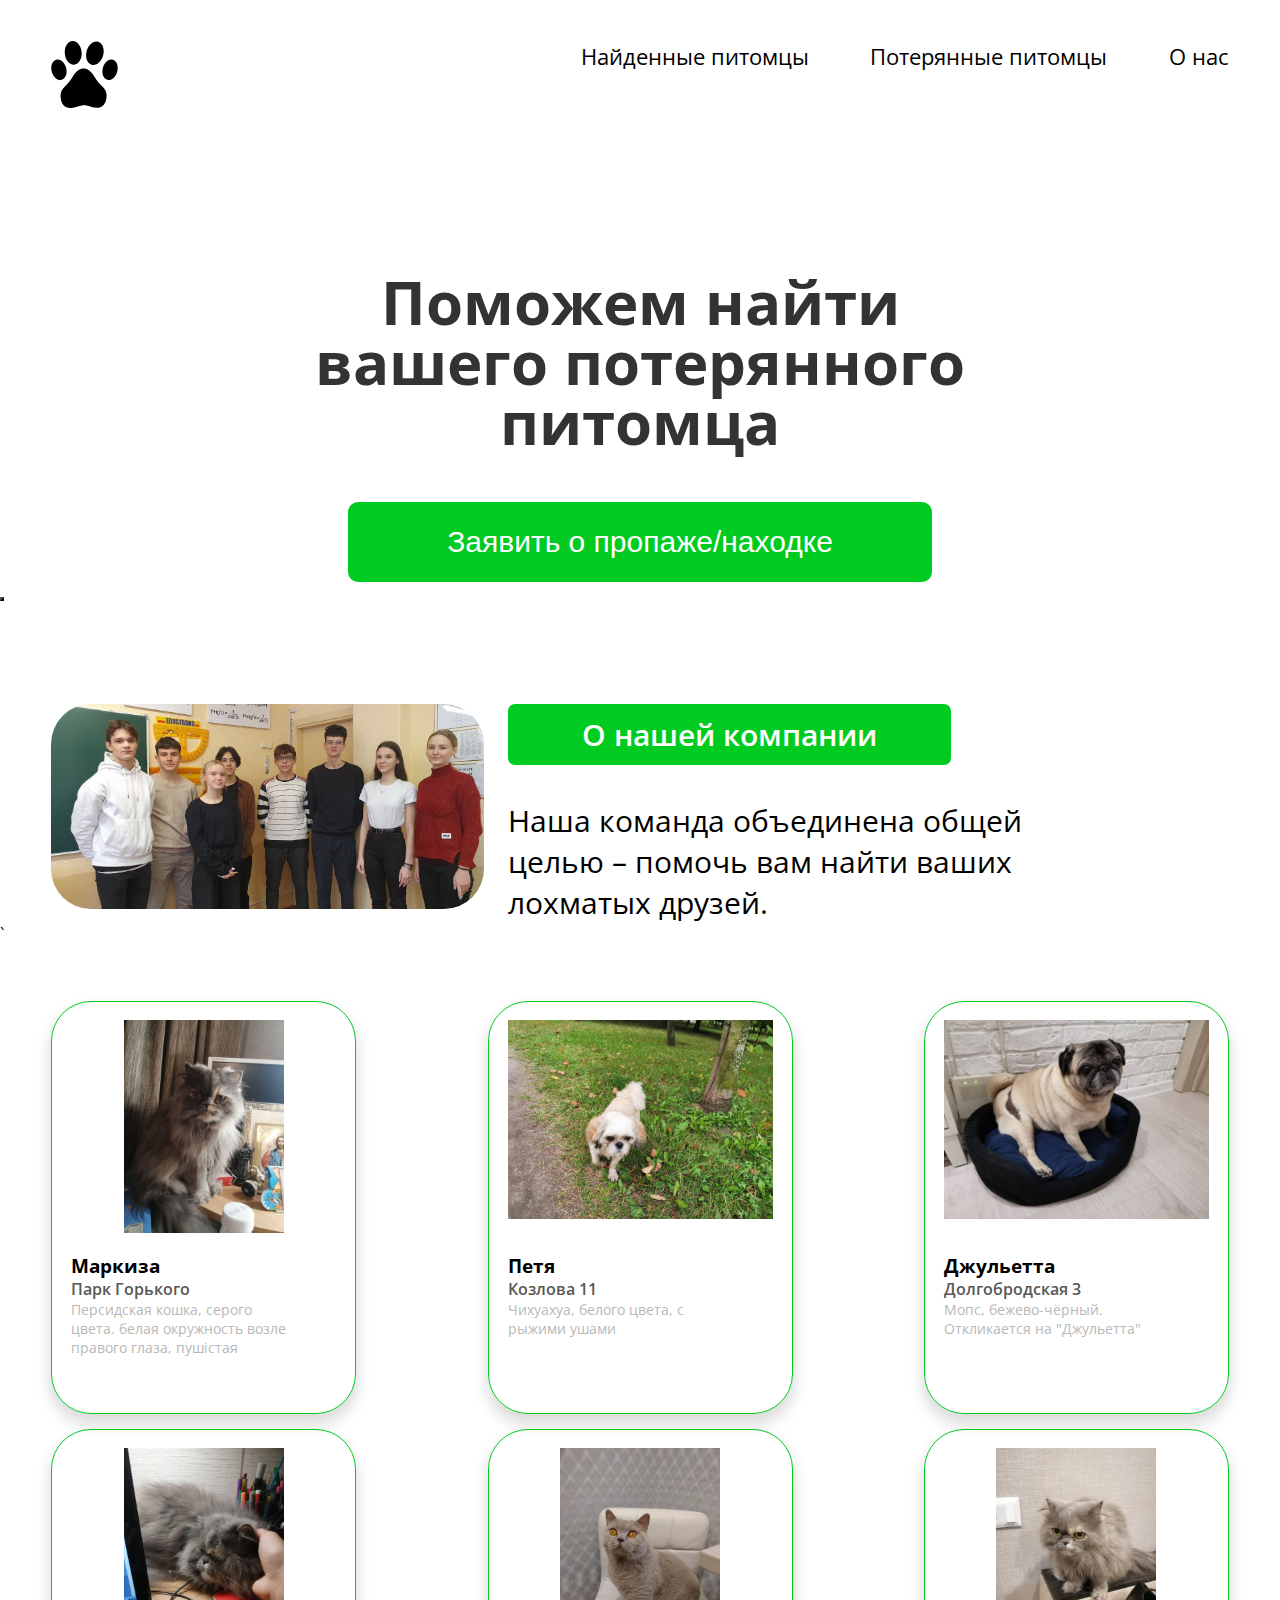
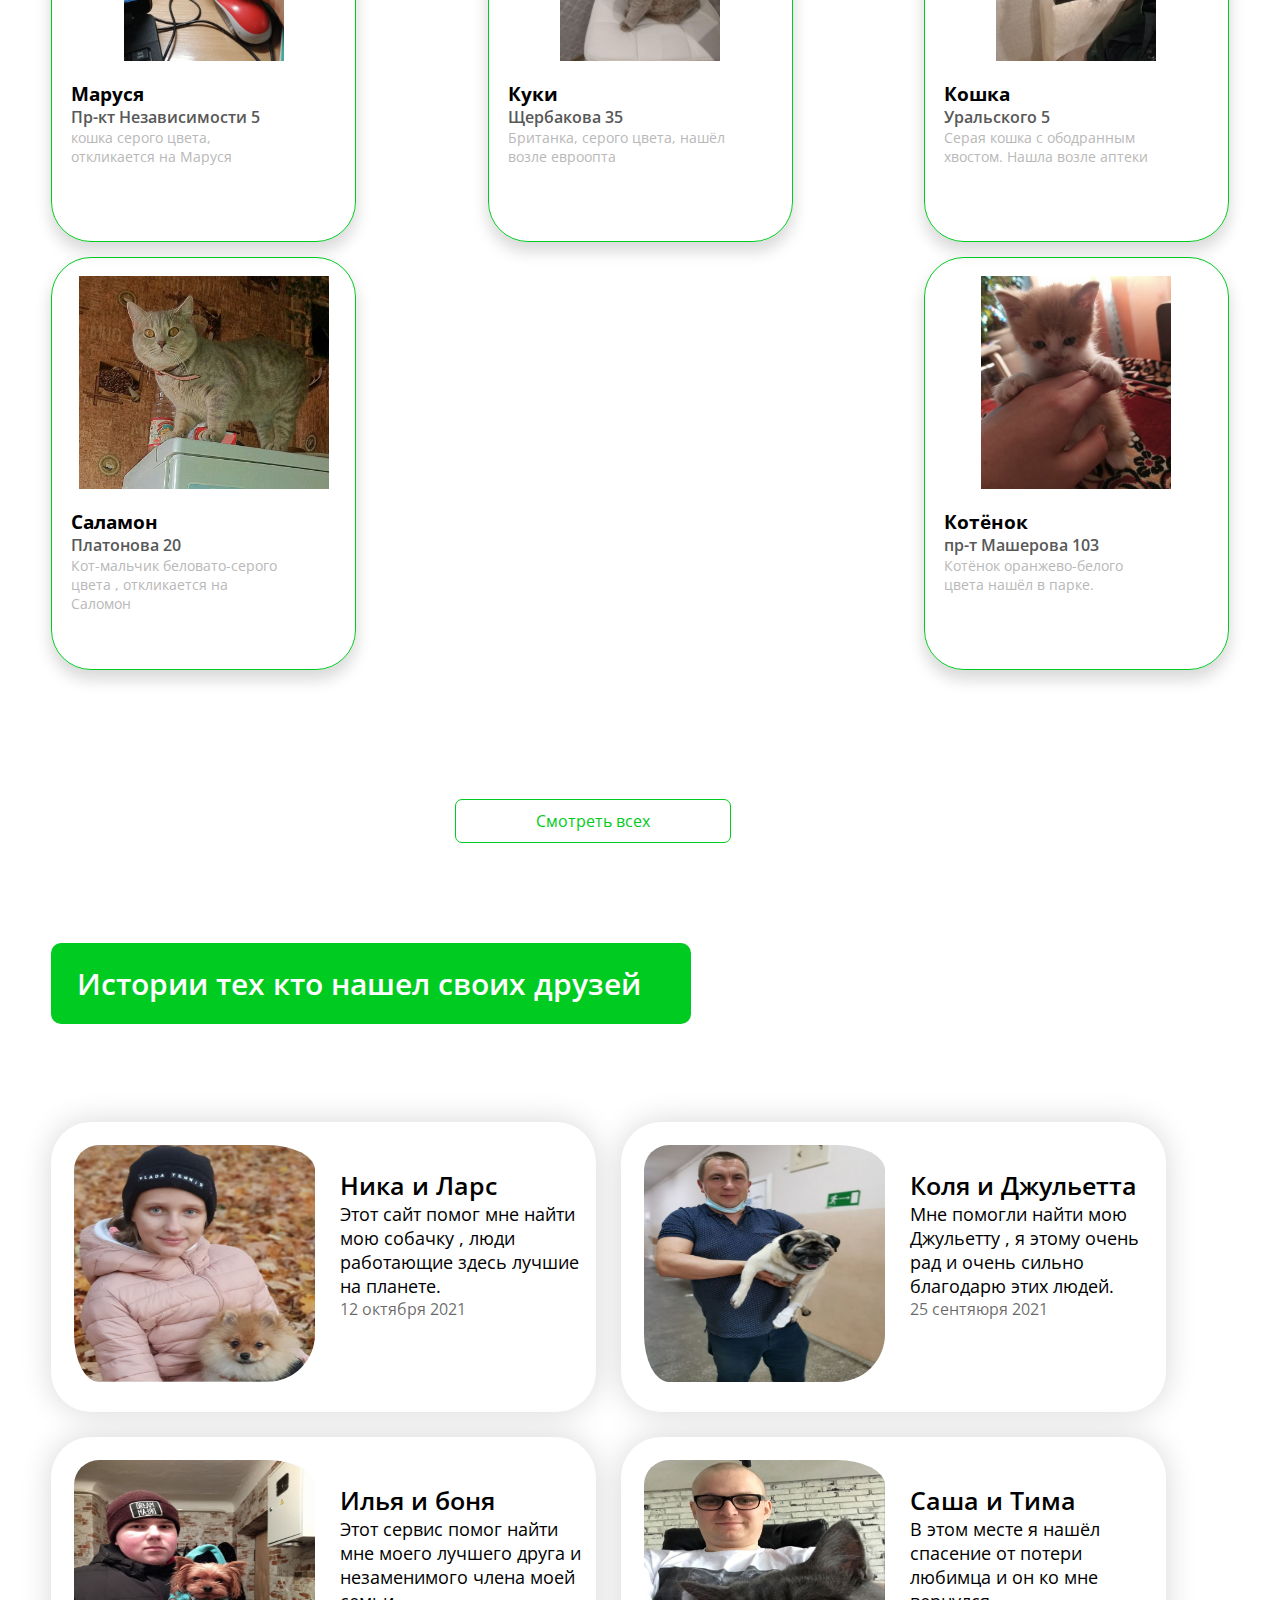
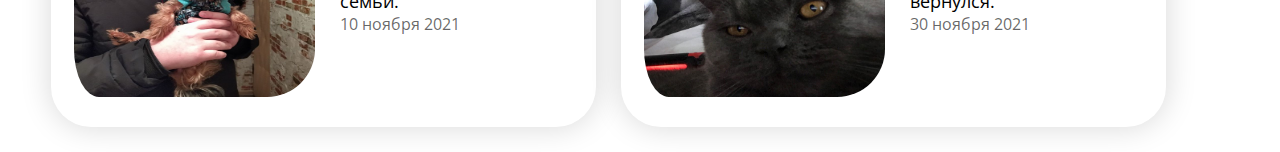
<file: index.html>
<!DOCTYPE html>
<html lang="ru">

<head>
    <meta charset="UTF-8">
    <meta http-equiv="X-UA-Compatible" content="IE=edge">
    <meta name="viewport" content="width=device-width, initial-scale=1.0">
    <title>LovelyPetsLost</title>
    <link href="https://cdn.jsdelivr.net/npm/bootstrap@5.0.0-beta3/dist/css/bootstrap.min.css" rel="stylesheet"
        integrity="sha384-eOJMYsd53ii+scO/bJGFsiCZc+5NDVN2yr8+0RDqr0Ql0h+rP48ckxlpbzKgwra6" crossorigin="anonymous">
    <link rel="stylesheet" href="style.css">
    <link rel="preconnect" href="https://fonts.gstatic.com">
    <link href="https://fonts.googleapis.com/css2?family=Open+Sans:wght@400;600;700&display=swap" rel="stylesheet">
</head>

<body>


    <div class="container">
        <header>
            <div id="flex-wrapper">
                <a href="#">
                    <div class="logo"><img src="images/logo.svg" alt="logo"> </div>
                </a>
                <nav id="main-nav">
                    <ul id="main-ul">
                        <li> <a href="found-pet.html">Найденные питомцы</a> </li>
                        <li> <a href="catalog.html">Потерянные питомцы</a> </li>
                        <li> <a href="aboutus.html">О нас</a> </li>
                        
                    </ul>
                </nav>
            </div>
        </header>
    </div>
    <div class="status-block">
        <div class="container">
            <div class="status-text">
                <h1>Поможем найти вашего потерянного питомца</h1>
                <button type="button" class="i-lost-pet btn" onclick="window.location.href = 'https://t.me/lovely_PetsLost'" >Заявить о пропаже/находке</button>
            </div>
        </div>
    </div>
    <!-- Button trigger modal -->

    <!-- <div class="modal fade" id="exampleModal" tabindex="-1" aria-labelledby="exampleModalLabel" aria-hidden="true">
        <div class="modal-dialog">
            <div class="modal-content">
                <div class="modal-header">
                    <button type="button" class="btn-close" data-bs-dismiss="modal" aria-label="Close"></button>
                </div>
                <div class="modal-body">
                    <div id="request">
                        <div class="animal-img">
                            <img src="images/animal-request.png" alt="">
                            <p>Добавьте фото пропавшего</p>
                        </div>
                        <div class="filing-request">
                            <div class="animal-name">
                                <input type placeholder="Имя пропавшего">
                            </div>
                            <div class="animal-place">
                                <input type placeholder="Где видели последний раз?">
                            </div>
                            <div class="animal-discription">
                                <input type placeholder="Опишите как выглядит">
                            </div>
                            <div class="animal-reward">
                                <input type placeholder="Вознаграждение">
                            </div>
                            <div class="animal-number">
                                <input type placeholder="Ваш телефон">
                            </div>
                        </div>
                    </div>

                </div>
                <div class="modal-footer">
                    <button type="button" class="btn btn-primarys">Отправить</button>
                </div>
            </div>
        </div>
    </div> -->
    <!-- Modal -->
    <div class="modal fade" id="exampleButFind" tabindex="-1" aria-labelledby="exampleModalLabel" aria-hidden="true">
        <div class="modal-dialog">
            <div class="modal-content">
                <div class="modal-header">
                    <button type="button" class="btn-close" data-bs-dismiss="modal" aria-label="Close"></button>

                </div>


            </div>
        </div>
    </div>


    <div class="container">
        <div id="company">
           
            <div id="company-info">
                <div class="company-img">
                    <img src="images/we.jpg" alt="">
                </div>
                <div class="company-about">
                     <h2>О нашей компании</h2>
                    <p>Наша команда объединена общей целью – помочь вам найти ваших лохматых друзей. </p>
                </div>
            </div>
        </div>
    </div>
`   
    <div class="container">
        <div id="flex-wrapper">
            <div id="lost-pet-blocks">
                
                <div id="img-pet">
                    <img src="images/markiza1.jfif" alt="img pet">
                </div>
                <div id="text-pet">
                    <h3>Маркиза</h3>
                    <p id="place-pet">Парк Горького</p>
                    <p id="color-pet">Персидская кошка, серого цвета. белая окружность возле правого глаза, пушістая</p>
                   
                </div>
            </div>
            <div id="lost-pet-blocks">
                <div id="img-pet">
                    <img src="images/litledog.jfif" alt="img pet">
                </div>
                <div id="text-pet">
                    <h3>Петя</h3>
                    <p id="place-pet">Козлова 11</p>
                    <p id="color-pet">Чихуахуа, белого цвета, c рыжими ушами</p>
                   
                </div>
            </div>
            <div id="lost-pet-blocks">
                <div id="img-pet">
                    <img src="images/mops.jfif" alt="img pet">
                </div>
                <div id="text-pet">
                    <h3>Джульетта</h3>
                    <p id="place-pet">Долгобродская 3</p>
                    <p id="color-pet">Мопс, бежево-чёрный. Откликается на "Джульетта"</p>
                    
                </div>
            </div>
            <div id="lost-pet-blocks">
                <div id="img-pet">
                    <img src="images/markiza2.jfif" alt="img pet">
                </div>
                <div id="text-pet">
                    <h3>Маруся</h3>
                    <p id="place-pet">Пр-кт Независимости 5</p>
                    <p id="color-pet">кошка серого цвета, откликается на Маруся</p>
                   
                </div>
            </div>
            <div id="lost-pet-blocks">
                <div id="img-pet">
                    <img src="images/ourcat1.jfif" alt="img pet">
                </div>
                <div id="text-pet">
                    <h3>Куки</h3>
                    <p id="place-pet">Щербакова 35</p>
                    <p id="color-pet">Британка, серого цвета, нашёл возле евроопта</p>
                   
                </div>
            </div>
            <div id="lost-pet-blocks">
                <div id="img-pet">
                    <img src="images/markiza3.jfif" alt="img pet">
                </div>
                <div id="text-pet">
                    <h3>Кошка</h3>
                    <p id="place-pet">Уральского 5</p>
                    <p id="color-pet">Серая кошка с ободранным хвостом. Нашла возле аптеки</p>
                   
                </div>
            </div>
            <div id="lost-pet-blocks">
                <div id="img-pet">
                    <img src="images/ourcat3.jfif" alt="img pet">
                </div>
                <div id="text-pet">
                    <h3>Саламон</h3>
                    <p id="place-pet">Платонова 20</p>
                    <p id="color-pet">Кот-мальчик беловато-серого цвета , откликается на Саломон</p>
                   
                </div>
            </div>
            <div id="lost-pet-blocks">
                <div id="img-pet">
                    <img src="images/litCat.jfif" alt="img pet">
                </div>
                <div id="text-pet">
                    <h3>Котёнок</h3>
                    <p id="place-pet">пр-т Машерова 103</p>
                    <p id="color-pet">Котёнок оранжево-белого цвета нашёл в парке.</p>
                    
                </div>
            </div>
          <!-- <div id="lost-pet-blocks">
                <div id="img-pet">
                    <img src="images/pet.png" alt="img pet">
                </div>
                <div id="text-pet">
                    <h3>Шарик</h3>
                    <p id="place-pet">Парк Горького</p>
                    <p id="color-pet">Лабрадор, светлого цвет с красным шейником</p>
                    <p id="reward-pet">Награда: Договорная</p>
                </div>
            </div>
            <div id="lost-pet-blocks">
                <div id="img-pet">
                    <img src="images/brown-dog.png" alt="img pet">
                </div>
                <div id="text-pet">
                    <h3>Шарик</h3>
                    <p id="place-pet">Парк Горького</p>
                    <p id="color-pet">Лабрадор, светлого цвет с красным шейником</p>
                    <p id="reward-pet">Награда: Договорная</p>
                </div>
            </div>
            <div id="lost-pet-blocks">
                <div id="img-pet">
                    <img src="images/black-dog.png" alt="img pet">
                </div>
                <div id="text-pet">
                    <h3>Шарик</h3>
                    <p id="place-pet">Парк Горького</p>
                    <p id="color-pet">Лабрадор, светлого цвет с красным шейником</p>
                    <p id="reward-pet">Награда: Договорная</p>
                </div>
            </div>
            <div id="lost-pet-blocks">
                <div id="img-pet">
                    <img src="images/pet.png" alt="img pet">
                </div>
                <div id="text-pet">
                    <h3>Шарик</h3>
                    <p id="place-pet">Парк Горького</p>
                    <p id="color-pet">Лабрадор, светлого цвет с красным шейником</p>
                    <p id="reward-pet">Награда: Договорная</p>
                </div>
            </div> -->
        </div>
    </div>


 



    <div id="check-animal">
        <a href="catalog.html">Смотреть всех</a>
    </div>
    </div>



    <div class="container">
        <h1 class="history-pets">Истории тех кто нашел своих друзей</h1>
        <div class="description">
            <div class="full">
                <div class="image-pets-history">

                    <img class="man-and-dog" src="images/girl-litdog.jpg" alt="girl">
                </div>
                <div class="info-about-pets">

                    <h2 class="name-pets-and-people">Ника и Ларс</h2>
                    <p class="description-about-pets-and-people">

                        Этот сайт помог мне найти мою собачку , люди работающие здесь лучшие на планете.
                    </p>
                    <p class="data-grey">

                        12 октября 2021
                    </p>
                </div>
            </div>
            <div class="full">
                <div class="image-pets-history">

                    <img class="man-and-dog" src="images/bul-men.jpg" alt="">
                </div>
                <div class="info-about-pets">

                    <h2 class="name-pets-and-people">Коля и Джульетта</h2>
                    <p class="description-about-pets-and-people">

                        Мне помогли найти мою Джульетту , я этому очень рад и очень сильно благодарю этих людей.
                    </p>
                    <p class="data-grey">
                        25 сентяюря 2021
                    </p>
                </div>
            </div>
            <div class="full">
                <div class="image-pets-history">
                    <img class="man-and-dog" src="images/ilya-com.jpg" alt="">
                </div>
                <div class="info-about-pets">
                    <h2 class="name-pets-and-people">Илья и боня</h2>
                    <p class="description-about-pets-and-people">

                        Этот сервис помог найти мне моего лучшего друга и незаменимого члена моей семьи.
                    </p>
                    <p class="data-grey">

                        10 ноября 2021
                    </p>
                </div>
            </div>
            <div class="full">
                <div class="image-pets-history">

                    <img class="man-and-dog" src="images/cat-self.jpg" alt="">
                </div>
                <div class="info-about-pets">

                    <h2 class="name-pets-and-people">Саша и Тима</h2>
                    <p class="description-about-pets-and-people">

                        В этом месте я нашёл спасение от потери любимца и он ко мне вернулся.
                    </p>
                    <p class="data-grey">

                        30 ноября 2021
                    </p>
                </div>
            </div>
        </div>
    </div>
 

    












    <script src="https://cdn.jsdelivr.net/npm/bootstrap@5.0.0-beta3/dist/js/bootstrap.bundle.min.js"
        integrity="sha384-JEW9xMcG8R+pH31jmWH6WWP0WintQrMb4s7ZOdauHnUtxwoG2vI5DkLtS3qm9Ekf"
        crossorigin="anonymous"></script>

</body>

</html>
</file>
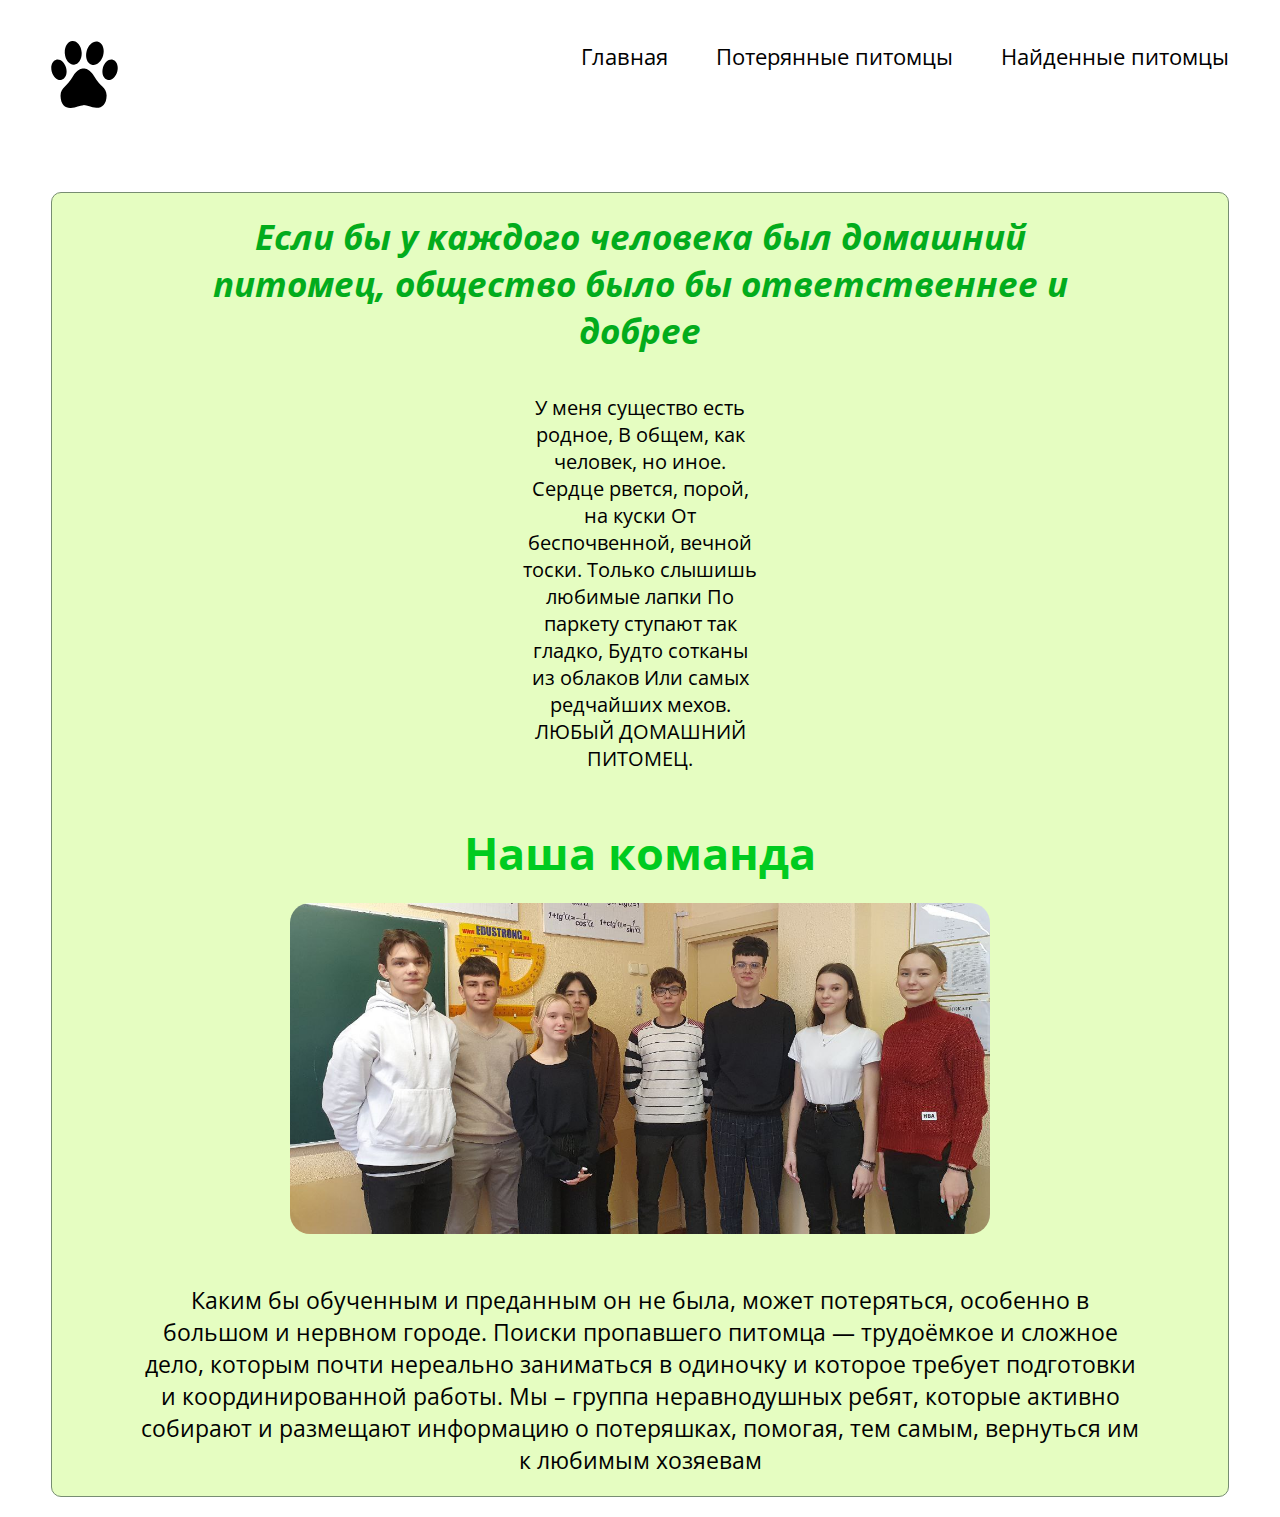
<file: aboutus.html>
<!DOCTYPE html>
<html lang="ru">

<head>
    <meta charset="UTF-8">
    <meta http-equiv="X-UA-Compatible" content="IE=edge">
    <meta name="viewport" content="width=device-width, initial-scale=1.0">
    <title>LovelyPetsLost</title>
    <link href="https://cdn.jsdelivr.net/npm/bootstrap@5.0.0-beta3/dist/css/bootstrap.min.css" rel="stylesheet"
        integrity="sha384-eOJMYsd53ii+scO/bJGFsiCZc+5NDVN2yr8+0RDqr0Ql0h+rP48ckxlpbzKgwra6" crossorigin="anonymous">
    <link rel="stylesheet" href="style.css">
    <link rel="preconnect" href="https://fonts.gstatic.com">
    <link href="https://fonts.googleapis.com/css2?family=Open+Sans:wght@400;600;700&display=swap" rel="stylesheet">
</head>

<body>


    <div class="container">
        <header>
            <div id="flex-wrapper">
                <a href="index.html">
                    <div class="logo"><img src="images/logo.svg" alt="logo"> </div>
                </a>
                <nav id="main-nav">
                    <ul id="main-ul">
                        <li> <a href="index.html">Главная</a> </li>
                        <li> <a href="catalog.html">Потерянные питомцы</a> </li>
                        <li> <a href="found-pet.html">Найденные питомцы</a> </li>
                        
                    </ul>
                </nav>
            </div>
        </header>
    </div>
    <div class="container">
        <div class="about-container">
        <h1 id="h1-about"><i> Если бы у каждого человека был домашний питомец, общество было бы ответственнее и добрее</i></h1>
       
        <div class="stih">  
            
            <p id="about-text">У меня существо есть родное,
                В общем, как человек, но иное.
                Сердце рвется, порой, на куски
                От беспочвенной, вечной тоски.
                Только слышишь любимые лапки
                По паркету ступают так гладко,
                Будто сотканы из облаков
                Или самых редчайших мехов.
                ЛЮБЫЙ ДОМАШНИЙ ПИТОМЕЦ.
                </p>
        </div>
        <div id="img-block-about">
            <h2 id="h2-about">Наша команда</h2>
            <img src="images/we.jpg" alt="">
            <p id="text-we"> Каким бы обученным и преданным он не была, может потеряться, особенно в большом и нервном городе. Поиски пропавшего питомца — трудоёмкое и сложное дело, которым почти нереально заниматься в одиночку и которое требует подготовки и координированной работы. Мы – группа неравнодушных ребят, которые активно собирают и размещают информацию о потеряшках, помогая, тем самым, вернуться им к любимым хозяевам</p>
        </div>
        
        </div>
      
    </div>
    <script src="https://cdn.jsdelivr.net/npm/bootstrap@5.0.0-beta3/dist/js/bootstrap.bundle.min.js"
    integrity="sha384-JEW9xMcG8R+pH31jmWH6WWP0WintQrMb4s7ZOdauHnUtxwoG2vI5DkLtS3qm9Ekf"
    crossorigin="anonymous"></script>

</body>

</html>
</file>
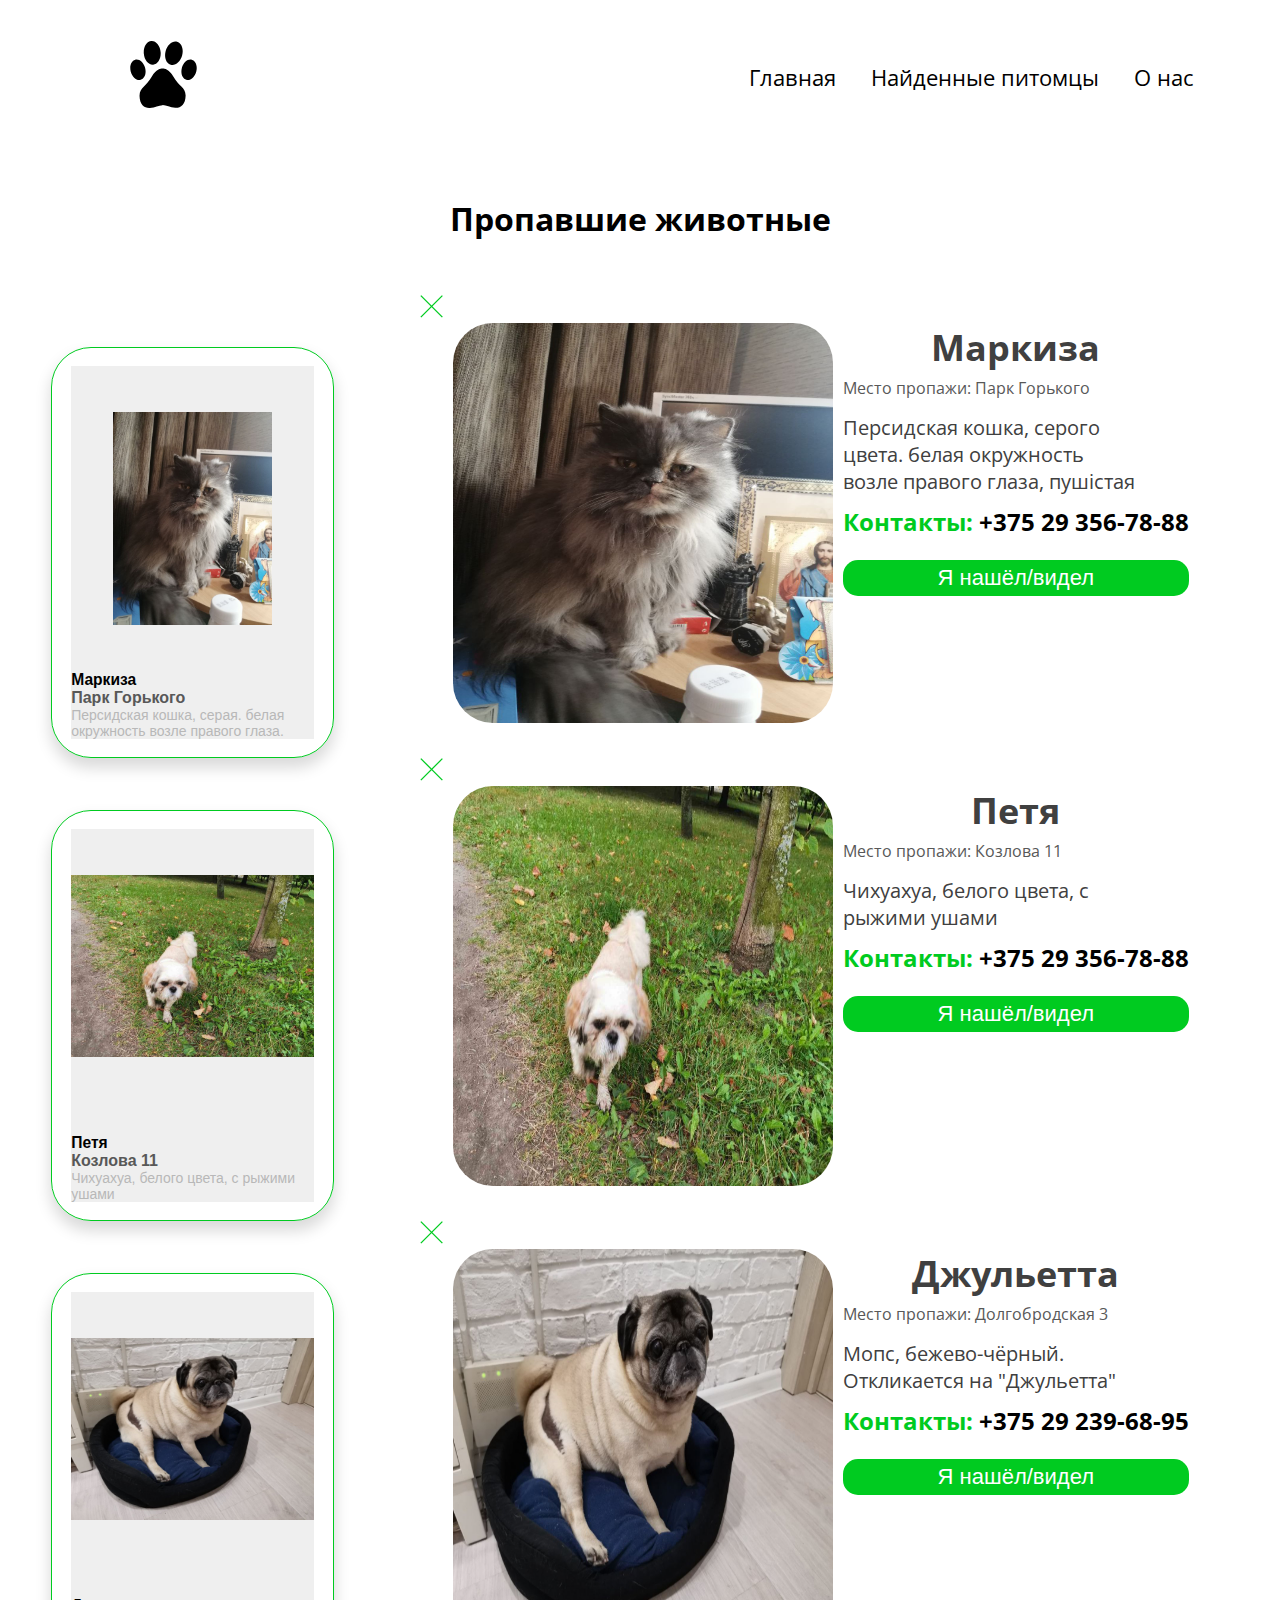
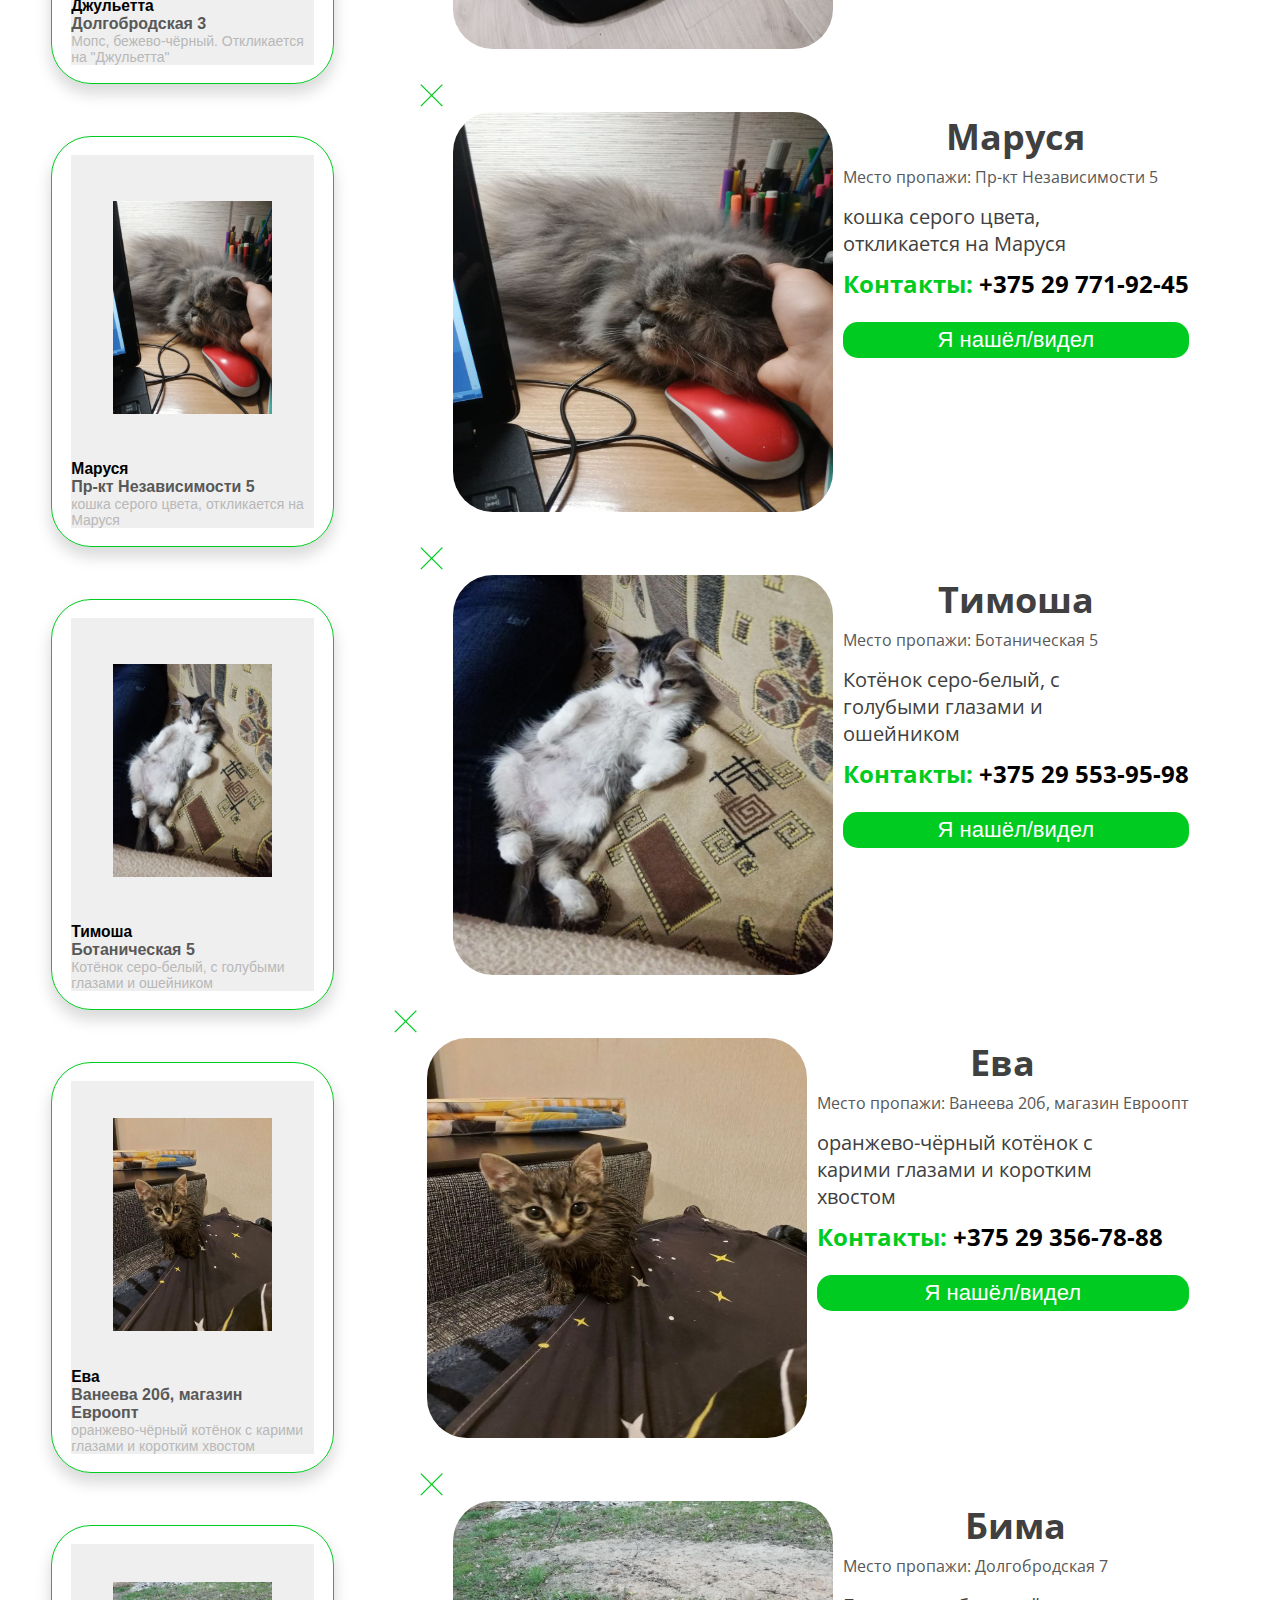
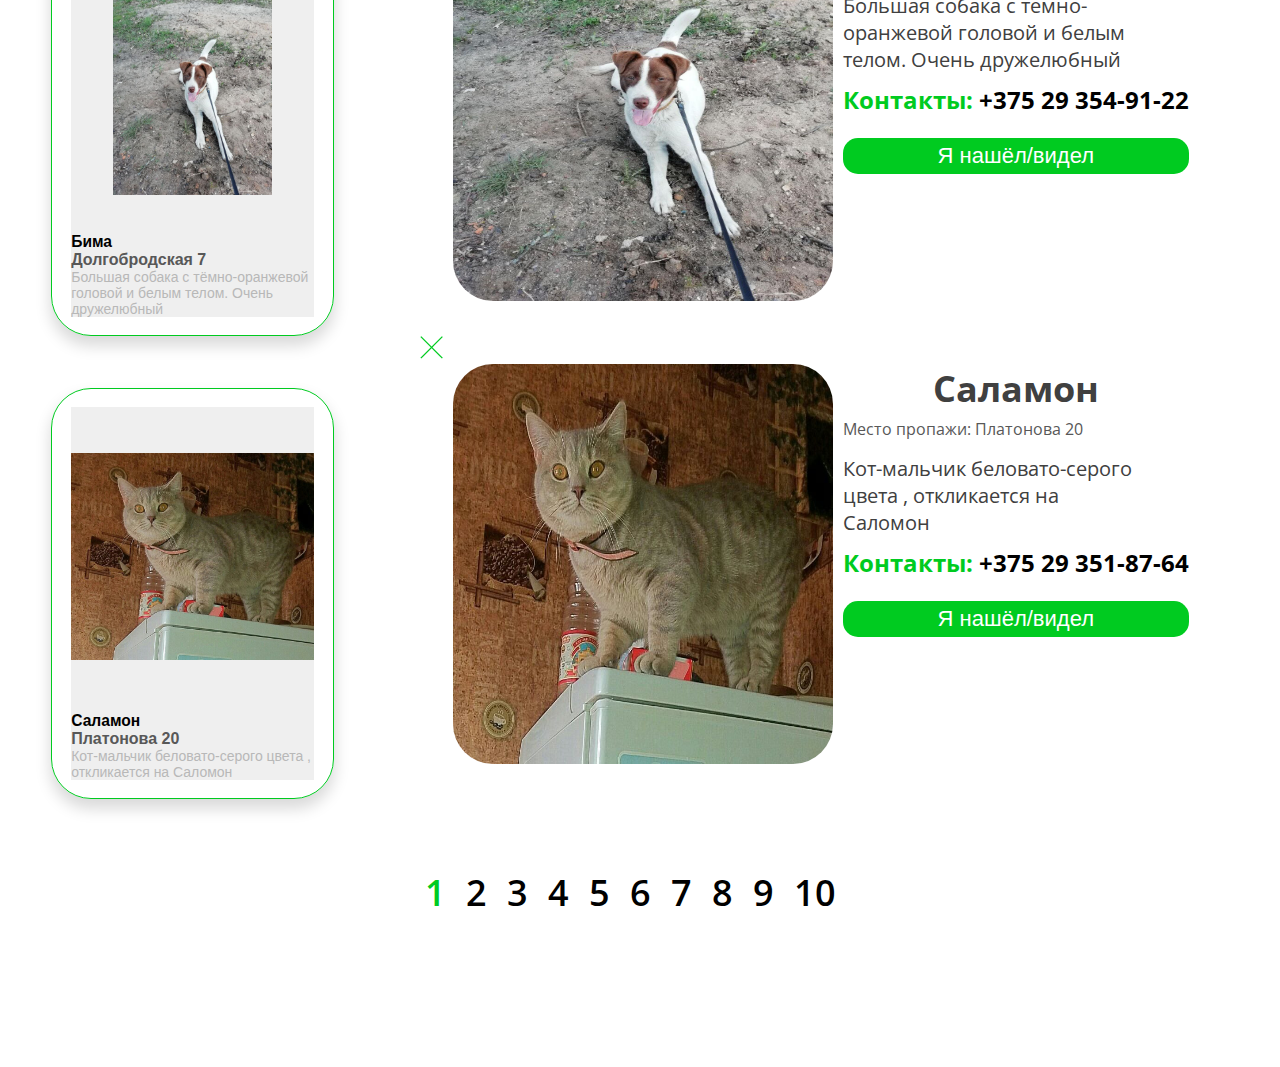
<file: catalog.html>
<!DOCTYPE html>
<html lang="ru">

<head>
    <meta charset="UTF-8">
    <meta http-equiv="X-UA-Compatible" content="IE=edge">
    <meta name="viewport" content="width=device-width, initial-scale=1.0">
    <title>LovelyPetsLost</title>
    <link rel="preconnect" href="https://fonts.gstatic.com">
    <link href="https://fonts.googleapis.com/css2?family=Open+Sans:wght@400;600&display=swap" rel="stylesheet">
    <link href="https://cdn.jsdelivr.net/npm/bootstrap@5.0.0-beta3/dist/css/bootstrap.min.css" rel="stylesheet"
        integrity="sha384-eOJMYsd53ii+scO/bJGFsiCZc+5NDVN2yr8+0RDqr0Ql0h+rP48ckxlpbzKgwra6" crossorigin="anonymous">
    <link rel="stylesheet" href="catalog.css">
</head>

<body>
    <div class="container">
        <header>
            <div id="flex-wrapper">
                <a href="index.html"><img src="images/logo.svg" alt="" class="logo"></a>
                <nav class="main-nav">
                    <ul class="main-ul">
                        <li> <a href="index.html">Главная</a> </li>
                        <li> <a href="found-pet.html">Найденные питомцы</a> </li>
                        <li> <a href="aboutus.html">О нас</a> </li>
                    </ul>
                </nav>
            </div>
        </header>
        <main>
            <h1>Пропавшие животные</h1>
           
            <div id="flex-wrapper">
                <div class="lost-pet-blocks">
                    <button type="button" class="btn" data-bs-toggle="modal" data-bs-target="#men-dog">
                        <div class="img-pet">
                        <img src="images/markiza1.jfif" alt="img pet">
                </div>
                <div class="text-pet">
                    <h3>Маркиза</h3>
                    <p class="place-pet">Парк Горького</p>
                    <p class="color-pet">Персидская кошка, серая. белая окружность возле правого глаза.</p>
                    
                </div>
                </button>
            </div>
            <div class="modal fade" id="men-dog" tabindex="-1" aria-labelledby="exampleModalLabel" aria-hidden="true">
                <div class="modal-dialog">
                    <div class="modal-content">
                        <div class="modal-header">
                            <button type="button" class="btn-close" data-bs-dismiss="modal" aria-label="Close"></button>
                        </div>
                        <div class="modal-body">
                            <div class="block-button">
                                <div>
                                    <img src="images/markiza1.jfif" alt="" class="image-for-block">
                                </div>
                                <div class="text-for-block">
                                    <h1 class="sharik-size">Маркиза</h1>
                                    <p class="litle-grey-text">
                                        Место пропажи: Парк Горького
                                    </p>
                                    <p class="labrador-size">
                                        Персидская кошка, серого цвета. белая окружность возле правого глаза, пушістая
                                    </p>
                                    
                                    <h2 class="green-h2 gog">
                                        Контакты: <span>+375 29 356-78-88</span>
                                    </h2>
                                    <button class="i-see-your-dog" onclick="window.location.href = 'https://t.me/lovely_PetsLost'">Я нашёл/видел</button>
                                </div>
                            </div>
                        </div>
                    </div>
                </div>
            </div>
            <div class="lost-pet-blocks">
                <button type="button" class="btn" data-bs-toggle="modal" data-bs-target="#pet">
                <div class="img-pet">
                    <img src="images/litledog.jfif" alt="img pet">
                </div>
                <div id="text-pet">
                    <h3>Петя</h3>
                    <p class="place-pet">Козлова 11</p>
                    <p class="color-pet">Чихуахуа, белого цвета, c рыжими ушами</p>
                   
                </div>
                </button>
            </div>
            <div class="modal fade" id="pet" tabindex="-1" aria-labelledby="exampleModalLabel" aria-hidden="true">
                <div class="modal-dialog">
                    <div class="modal-content">
                        <div class="modal-header">
                            <button type="button" class="btn-close" data-bs-dismiss="modal" aria-label="Close"></button>
                        </div>
                        <div class="modal-body">
                            <div class="block-button">
                                <div>
                                    <img src="images/litledog.jfif" alt="" class="image-for-block">
                                </div>
                                <div class="text-for-block">
                                    <h1 class="sharik-size">Петя</h1>
                                    <p class="litle-grey-text">
                                        Место пропажи: Козлова 11
                                    </p>
                                    <p class="labrador-size">
                                        Чихуахуа, белого цвета, c рыжими ушами
                                    </p>
                                  
                                    <h2 class="green-h2 gog">
                                        Контакты: <span>+375 29 356-78-88</span>
                                    </h2>
                                    <button class="i-see-your-dog" onclick="window.location.href = 'https://t.me/lovely_PetsLost'">Я нашёл/видел</button>
                                </div>
                            </div>
                        </div>
                    </div>
                </div>
            </div>
            <div class="lost-pet-blocks">
                <button type="button" class="btn" data-bs-toggle="modal" data-bs-target="#brown-dog">
                    <div class="img-pet">
                        <img src="images/mops.jfif" alt="img pet">
                    </div>
                    <div class="text-pet">
                        <h3>Джульетта</h3>
                        <p class="place-pet">Долгобродская 3</p>
                        <p class="color-pet">Мопс, бежево-чёрный. Откликается на "Джульетта"</p>
                       
                    </div>
                </button>
            </div>
            <div class="modal fade" id="brown-dog" tabindex="-1" aria-labelledby="exampleModalLabel" aria-hidden="true">
                <div class="modal-dialog">
                    <div class="modal-content">
                        <div class="modal-header">
                            <button type="button" class="btn-close" data-bs-dismiss="modal" aria-label="Close"></button>
                        </div>
                        <div class="modal-body">
                            <div class="block-button">
                                <div>
                                    <img src="images/mops.jfif" alt="" class="image-for-block">
                                </div>
                                <div class="text-for-block">
                                    <h1 class="sharik-size">Джульетта</h1>
                                    <p class="litle-grey-text">
                                        Место пропажи: Долгобродская 3
                                    </p>
                                    <p class="labrador-size">
                                        Мопс, бежево-чёрный. Откликается на "Джульетта"
                                    </p>
                                    
                                    <h2 class="green-h2 gog">
                                        Контакты: <span>+375 29 239-68-95</span>
                                    </h2>
                                    <button class="i-see-your-dog" onclick="window.location.href = 'https://t.me/lovely_PetsLost'">Я нашёл/видел</button>
                                </div>
                            </div>
                        </div>
                    </div>
                </div>
            </div>
            <div class="lost-pet-blocks">
                <button type="button" class="btn" data-bs-toggle="modal" data-bs-target="#black-dog">
                    <div class="img-pet">
                        <img src="images/markiza2.jfif" alt="img pet">
                    </div>
                    <div class="text-pet">
                        <h3>Маруся</h3>
                        <p class="place-pet">Пр-кт Независимости 5</p>
                        <p class="color-pet">кошка серого цвета, откликается на Маруся</p>
                        
                </button>
            </div>
            <div class="modal fade" id="black-dog" tabindex="-1" aria-labelledby="exampleModalLabel" aria-hidden="true">
                <div class="modal-dialog">
                    <div class="modal-content">
                        <div class="modal-header">
                            <button type="button" class="btn-close" data-bs-dismiss="modal" aria-label="Close"></button>
                        </div>
                        <div class="modal-body">
                            <div class="block-button">
                                <div>
                                    <img src="images/markiza2.jfif" alt="" class="image-for-block">
                                </div>
                                <div class="text-for-block">
                                    <h1 class="sharik-size">Маруся</h1>
                                    <p class="litle-grey-text">
                                        Место пропажи: Пр-кт Независимости 5
                                    </p>
                                    <p class="labrador-size">
                                        кошка серого цвета, откликается на Маруся
                                    </p>
                                    
                                    <h2 class="green-h2 gog">
                                        Контакты: <span>+375 29 771-92-45</span>
                                    </h2>
                                    <button class="i-see-your-dog" onclick="window.location.href = 'https://t.me/lovely_PetsLost'">Я нашёл/видел</button>
                                </div>
                            </div>
                        </div>
                    </div>
                </div>
            </div>
            <div class="lost-pet-blocks">
                <button type="button" class="btn" data-bs-toggle="modal" data-bs-target="#maks">
                    <div class="img-pet">
                        <img src="images/timosha.jpg" alt="img pet">
                    </div>
                    <div class="text-pet">
                        <h3>Тимоша</h3>
                        <p class="place-pet">Ботаническая 5</p>
                        <p class="color-pet">Котёнок серо-белый, с голубыми глазами и ошейником</p>
                        
                    </div>
                </button>
            </div>
            <div class="modal fade" id="maks" tabindex="-1" aria-labelledby="exampleModalLabel" aria-hidden="true">
                <div class="modal-dialog">
                    <div class="modal-content">
                        <div class="modal-header">
                            <button type="button" class="btn-close" data-bs-dismiss="modal" aria-label="Close"></button>
                        </div>
                        <div class="modal-body">
                            <div class="block-button">
                                <div>
                                    <img src="images/timosha.jpg"" alt="" class="image-for-block">
                                </div>
                                <div class="text-for-block">
                                    <h1 class="sharik-size">Тимоша</h1>
                                    <p class="litle-grey-text">
                                        Место пропажи: Ботаническая 5
                                    </p>
                                    <p class="labrador-size">
                                        Котёнок серо-белый, с голубыми глазами и ошейником
                                    </p>
                                   
                                    <h2 class="green-h2 gog">
                                        Контакты: <span>+375 29 553-95-98</span>
                                    </h2>
                                    <button class="i-see-your-dog" onclick="window.location.href = 'https://t.me/lovely_PetsLost'">Я нашёл/видел</button>
                                </div>
                            </div>
                        </div>
                    </div>
                </div>
            </div>
            <div class="lost-pet-blocks">
                <button type="button" class="btn" data-bs-toggle="modal" data-bs-target="#dog">
                    <div class="img-pet">
                        <img src="images/eva.jpg" alt="img pet">
                    </div>
                    <div class="text-pet">
                        <h3>Ева</h3>
                        <p class="place-pet">Ванеева 20б, магазин Евроопт</p>
                        <p class="color-pet">оранжево-чёрный котёнок с карими глазами и коротким хвостом</p>
                        
                    </div>
                </button>
            </div>
            <div class="modal fade" id="dog" tabindex="-1" aria-labelledby="exampleModalLabel" aria-hidden="true">
                <div class="modal-dialog">
                    <div class="modal-content">
                        <div class="modal-header">
                            <button type="button" class="btn-close" data-bs-dismiss="modal" aria-label="Close"></button>
                        </div>
                        <div class="modal-body">
                            <div class="block-button">
                                <div>
                                    <img src="images/eva.jpg" alt="" class="image-for-block">
                                </div>
                                <div class="text-for-block">
                                    <h1 class="sharik-size">Ева</h1>
                                    <p class="litle-grey-text">
                                        Место пропажи: Ванеева 20б, магазин Евроопт
                                    </p>
                                    <p class="labrador-size">
                                        оранжево-чёрный котёнок с карими глазами и коротким хвостом
                                    </p>
                                    
                                    <h2 class="green-h2 gog">
                                        Контакты: <span>+375 29 356-78-88</span>
                                    </h2>
                                    <button class="i-see-your-dog" onclick="window.location.href = 'https://t.me/lovely_PetsLost'">Я нашёл/видел</button>
                                </div>
                            </div>
                        </div>
                    </div>
                </div>
            </div>
            <div class="lost-pet-blocks">
                <button type="button" class="btn" data-bs-toggle="modal" data-bs-target="#dog-glasses">
                    <div class="img-pet">
                        <img src="images/bima.jpg" alt="img pet">
                    </div>
                    <div class="text-pet">
                        <h3>Бима</h3>
                        <p class="place-pet">Долгобродская 7</p>
                        <p class="color-pet">Большая собака с тёмно-оранжевой головой  и белым телом. Очень дружелюбный</p>
                        
                    </div>
                </button>
            </div>
            <div class="modal fade" id="dog-glasses" tabindex="-1" aria-labelledby="exampleModalLabel"
                aria-hidden="true">
                <div class="modal-dialog">
                    <div class="modal-content">
                        <div class="modal-header">
                            <button type="button" class="btn-close" data-bs-dismiss="modal" aria-label="Close"></button>
                        </div>
                        <div class="modal-body">
                            <div class="block-button">
                                <div>
                                    <img src="images/bima.jpg" alt="" class="image-for-block">
                                </div>
                                <div class="text-for-block">
                                    <h1 class="sharik-size">Бима</h1>
                                    <p class="litle-grey-text">
                                        Место пропажи: Долгобродская 7
                                    </p>
                                    <p class="labrador-size">
                                        Большая собака с тёмно-оранжевой головой  и белым телом. Очень дружелюбный
                                    </p>
                                  
                                    <h2 class="green-h2 gog">
                                        Контакты: <span>+375 29 354-91-22</span>
                                    </h2>
                                    <button class="i-see-your-dog" onclick="window.location.href = 'https://t.me/lovely_PetsLost'">Я нашёл/видел</button>
                                </div>
                            </div>
                        </div>
                    </div>
                </div>
            </div>
            <div class="lost-pet-blocks">
                <button type="button" class="btn" data-bs-toggle="modal" data-bs-target="#little-dog">
                    <div class="img-pet">
                        <img src="images/ourcat3.jfif" alt="img pet">
                    </div>
                    <div class="text-pet">
                        <h3>Саламон</h3>
                        <p class="place-pet">Платонова 20</p>
                        <p class="color-pet">Кот-мальчик беловато-серого цвета , откликается на Саломон</p>
                       
                    </div>
                </button>
            </div>
            <div class="modal fade" id="little-dog" tabindex="-1" aria-labelledby="exampleModalLabel"
                aria-hidden="true">
                <div class="modal-dialog">
                    <div class="modal-content">
                        <div class="modal-header">
                            <button type="button" class="btn-close" data-bs-dismiss="modal" aria-label="Close"></button>
                        </div>
                        <div class="modal-body">
                            <div class="block-button">
                                <div>
                                    <img src="images/ourcat3.jfif" alt="" class="image-for-block">
                                </div>
                                <div class="text-for-block">
                                    <h1 class="sharik-size">Саламон</h1>
                                    <p class="litle-grey-text">
                                        Место пропажи: Платонова 20
                                    </p>
                                    <p class="labrador-size">
                                        Кот-мальчик беловато-серого цвета , откликается на Саломон
                                    </p>
                                  
                                    <h2 class="green-h2 gog">
                                        Контакты: <span>+375 29 351-87-64</span>
                                    </h2>
                                    <button class="i-see-your-dog" onclick="window.location.href = 'https://t.me/lovely_PetsLost'">Я нашёл/видел</button>
                                </div>
                            </div>
                        </div>
                    </div>
                </div>
            </div>
            <!-- <div class="lost-pet-blocks">
                <button type="button" class="btn" data-bs-toggle="modal" data-bs-target="#norton">
                    <div class="img-pet">
                        <img src="images/black-dog.png" alt="img pet">
                    </div>
                    <div class="text-pet">
                        <h3>Нортон</h3>
                        <p class="place-pet">Парк Горького</p>
                        <p class="color-pet">Лабрадор, светлого цвет с красным шейником</p>
                        <p class="reward-pet">Награда: 25 BYN</p>
                    </div>
                </button>
            </div>
            <div class="modal fade" id="norton" tabindex="-1" aria-labelledby="exampleModalLabel" aria-hidden="true">
                <div class="modal-dialog">
                    <div class="modal-content">
                        <div class="modal-header">
                            <button type="button" class="btn-close" data-bs-dismiss="modal" aria-label="Close"></button>
                        </div>
                        <div class="modal-body">
                            <div class="block-button">
                                <div>
                                    <img src="images/black-dog.png" alt="" class="image-for-block">
                                </div>
                                <div class="text-for-block">
                                    <h1 class="sharik-size">Нортон</h1>
                                    <p class="litle-grey-text">
                                        Место пропажи: Парк Горького
                                    </p>
                                    <p class="labrador-size">
                                        Лабрадор, светлого цвет с красным ошейником. Собака убежала во время
                                        прогулки по Парку Горького. Очень добрый и дружелюбный пес.
                                    </p>
                                    <h2 class="green-h2">
                                        Вознаграждение: <span>25 BYN</span>
                                    </h2>
                                    <h2 class="green-h2 gog">
                                        Контакты: <span>+375 29 356-78-88</span>
                                    </h2>
                                    <button class="i-see-your-dog">Я нашёл/видел</button>
                                </div>
                            </div>
                        </div>
                    </div>
                </div>
            </div>
            <div class="lost-pet-blocks">
                <button type="button" class="btn" data-bs-toggle="modal" data-bs-target="#reks">
                    <div class="img-pet">
                        <img src="images/men-dog.png" alt="img pet">
                    </div>
                    <div class="text-pet">
                        <h3>Рэкс</h3>
                        <p class="place-pet">Парк Горького</p>
                        <p class="color-pet">Лабрадор, светлого цвет с красным шейником</p>
                        <p class="reward-pet">Награда: 25 BYN</p>
                    </div>
                </button>
            </div>
            <div class="modal fade" id="reks" tabindex="-1" aria-labelledby="exampleModalLabel" aria-hidden="true">
                <div class="modal-dialog">
                    <div class="modal-content">
                        <div class="modal-header">
                            <button type="button" class="btn-close" data-bs-dismiss="modal" aria-label="Close"></button>
                        </div>
                        <div class="modal-body">
                            <div class="block-button">
                                <div>
                                    <img src="images/men-dog.png" alt="" class="image-for-block">
                                </div>
                                <div class="text-for-block">
                                    <h1 class="sharik-size">Рэкс</h1>
                                    <p class="litle-grey-text">
                                        Место пропажи: Парк Горького
                                    </p>
                                    <p class="labrador-size">
                                        Лабрадор, светлого цвет с красным ошейником. Собака убежала во время
                                        прогулки по Парку Горького. Очень добрый и дружелюбный пес.
                                    </p>
                                    <h2 class="green-h2">
                                        Вознаграждение: <span>25 BYN</span>
                                    </h2>
                                    <h2 class="green-h2 gog">
                                        Контакты: <span>+375 29 356-78-88</span>
                                    </h2>
                                    <button class="i-see-your-dog">Я нашёл/видел</button>
                                </div>
                            </div>
                        </div>
                    </div>
                </div>
            </div>
            <div class="lost-pet-blocks">
                <button type="button" class="btn" data-bs-toggle="modal" data-bs-target="#mailo">
                    <div class="img-pet">
                        <img src="images/brown-dog.png" alt="img pet">
                    </div>
                    <div class="text-pet">
                        <h3>Майло</h3>
                        <p class="place-pet">Парк Горького</p>
                        <p class="color-pet">Лабрадор, светлого цвет с красным шейником</p>
                        <p class="reward-pet">Награда: 25 BYN</p>
                    </div>
                </button>
            </div>
            <div class="modal fade" id="mailo" tabindex="-1" aria-labelledby="exampleModalLabel" aria-hidden="true">
                <div class="modal-dialog">
                    <div class="modal-content">
                        <div class="modal-header">
                            <button type="button" class="btn-close" data-bs-dismiss="modal" aria-label="Close"></button>
                        </div>
                        <div class="modal-body">
                            <div class="block-button">
                                <div>
                                    <img src="images/brown-dog.png" alt="" class="image-for-block">
                                </div>
                                <div class="text-for-block">
                                    <h1 class="sharik-size">Майло</h1>
                                    <p class="litle-grey-text">
                                        Место пропажи: Парк Горького
                                    </p>
                                    <p class="labrador-size">
                                        Лабрадор, светлого цвет с красным ошейником. Собака убежала во время
                                        прогулки по Парку Горького. Очень добрый и дружелюбный пес.
                                    </p>
                                    <h2 class="green-h2">
                                        Вознаграждение: <span>25 BYN</span>
                                    </h2>
                                    <h2 class="green-h2 gog">
                                        Контакты: <span>+375 29 356-78-88</span>
                                    </h2>
                                    <button class="i-see-your-dog">Я нашёл/видел</button>
                                </div>
                            </div>
                        </div>
                    </div>
                </div>
            </div>
            <div class="lost-pet-blocks">
                <button type="button" class="btn" data-bs-toggle="modal" data-bs-target="#nik">
                    <div class="img-pet">
                        <img src="images/dog-glasses.png" alt="img pet">
                    </div>
                    <div class="text-pet">
                        <h3>Ник</h3>
                        <p class="place-pet">Парк Горького</p>
                        <p class="color-pet">Лабрадор, светлого цвет с красным шейником</p>
                        <p class="reward-pet">Награда: 25 BYN</p>
                    </div>
                </button>
            </div>
            <div class="modal fade" id="nik" tabindex="-1" aria-labelledby="exampleModalLabel" aria-hidden="true">
                <div class="modal-dialog">
                    <div class="modal-content">
                        <div class="modal-header">
                            <button type="button" class="btn-close" data-bs-dismiss="modal" aria-label="Close"></button>
                        </div>
                        <div class="modal-body">
                            <div class="block-button">
                                <div>
                                    <img src="images/dog-glasses.png" alt="" class="image-for-block">
                                </div>
                                <div class="text-for-block">
                                    <h1 class="sharik-size">Ник</h1>
                                    <p class="litle-grey-text">
                                        Место пропажи: Парк Горького
                                    </p>
                                    <p class="labrador-size">
                                        Лабрадор, светлого цвет с красным ошейником. Собака убежала во время
                                        прогулки по Парку Горького. Очень добрый и дружелюбный пес.
                                    </p>
                                    <h2 class="green-h2">
                                        Вознаграждение: <span>25 BYN</span>
                                    </h2>
                                    <h2 class="green-h2 gog">
                                        Контакты: <span>+375 29 356-78-88</span>
                                    </h2>
                                    <button class="i-see-your-dog">Я нашёл/видел</button>
                                </div>
                            </div>
                        </div>
                    </div>
                </div>
            </div>
            <div class="lost-pet-blocks">
                <button type="button" class="btn" data-bs-toggle="modal" data-bs-target="#tair">
                    <div class="img-pet">
                        <img src="images/pet.png" alt="img pet">
                    </div>
                    <div class="text-pet">
                        <h3>Таир</h3>
                        <p class="place-pet">Парк Горького</p>
                        <p class="color-pet">Лабрадор, светлого цвет с красным шейником</p>
                        <p class="reward-pet">Награда: 25 BYN</p>
                    </div>
                </button>
            </div>
            <div class="modal fade" id="tair" tabindex="-1" aria-labelledby="exampleModalLabel" aria-hidden="true">
                <div class="modal-dialog">
                    <div class="modal-content">
                        <div class="modal-header">
                            <button type="button" class="btn-close" data-bs-dismiss="modal" aria-label="Close"></button>
                        </div>
                        <div class="modal-body">
                            <div class="block-button">
                                <div>
                                    <img src="images/pet.png" alt="" class="image-for-block">
                                </div>
                                <div class="text-for-block">
                                    <h1 class="sharik-size">Таир</h1>
                                    <p class="litle-grey-text">
                                        Место пропажи: Парк Горького
                                    </p>
                                    <p class="labrador-size">
                                        Лабрадор, светлого цвет с красным ошейником. Собака убежала во время
                                        прогулки по Парку Горького. Очень добрый и дружелюбный пес.
                                    </p>
                                    <h2 class="green-h2">
                                        Вознаграждение: <span>25 BYN</span>
                                    </h2>
                                    <h2 class="green-h2 gog">
                                        Контакты: <span>+375 29 356-78-88</span>
                                    </h2>
                                    <button class="i-see-your-dog">Я нашёл/видел</button>
                                </div>
                            </div>
                        </div>
                    </div>
                </div>
            </div>
            <div class="lost-pet-blocks">
                <button type="button" class="btn" data-bs-toggle="modal" data-bs-target="#chop">
                    <div class="img-pet">
                        <img src="images/little-dog.png" alt="img pet">
                    </div>
                    <div class="text-pet">
                        <h3>Чоп</h3>
                        <p class="place-pet">Парк Горького</p>
                        <p class="color-pet">Лабрадор, светлого цвет с красным шейником</p>
                        <p class="reward-pet">Награда: 25 BYN</p>
                    </div>
                </button>
            </div>
            <div class="modal fade" id="chop" tabindex="-1" aria-labelledby="exampleModalLabel" aria-hidden="true">
                <div class="modal-dialog">
                    <div class="modal-content">
                        <div class="modal-header">
                            <button type="button" class="btn-close" data-bs-dismiss="modal" aria-label="Close"></button>
                        </div>
                        <div class="modal-body">
                            <div class="block-button">
                                <div>
                                    <img src="images/little-dog.png" alt="" class="image-for-block">
                                </div>
                                <div class="text-for-block">
                                    <h1 class="sharik-size">Чоп</h1>
                                    <p class="litle-grey-text">
                                        Место пропажи: Парк Горького
                                    </p>
                                    <p class="labrador-size">
                                        Лабрадор, светлого цвет с красным ошейником. Собака убежала во время
                                        прогулки по Парку Горького. Очень добрый и дружелюбный пес.
                                    </p>
                                    <h2 class="green-h2">
                                        Вознаграждение: <span>25 BYN</span>
                                    </h2>
                                    <h2 class="green-h2 gog">
                                        Контакты: <span>+375 29 356-78-88</span>
                                    </h2>
                                    <button class="i-see-your-dog">Я нашёл/видел</button>
                                </div>
                            </div>
                        </div>
                    </div>
                </div>
            </div>
            <div class="lost-pet-blocks">
                <button type="button" class="btn" data-bs-toggle="modal" data-bs-target="#eva">
                    <div class="img-pet">
                        <img src="images/dog.png" alt="img pet">
                    </div>
                    <div class="text-pet">
                        <h3>Ева</h3>
                        <p class="place-pet">Парк Горького</p>
                        <p class="color-pet">Лабрадор, светлого цвет с красным шейником</p>
                        <p class="reward-pet">Награда: 25 BYN</p>
                    </div>
                </button>
            </div>
            <div class="modal fade" id="eva" tabindex="-1" aria-labelledby="exampleModalLabel" aria-hidden="true">
                <div class="modal-dialog">
                    <div class="modal-content">
                        <div class="modal-header">
                            <button type="button" class="btn-close" data-bs-dismiss="modal" aria-label="Close"></button>
                        </div>
                        <div class="modal-body">
                            <div class="block-button">
                                <div>
                                    <img src="images/dog.png" alt="" class="image-for-block">
                                </div>
                                <div class="text-for-block">
                                    <h1 class="sharik-size">Ева</h1>
                                    <p class="litle-grey-text">
                                        Место пропажи: Парк Горького
                                    </p>
                                    <p class="labrador-size">
                                        Лабрадор, светлого цвет с красным ошейником. Собака убежала во время
                                        прогулки по Парку Горького. Очень добрый и дружелюбный пес.
                                    </p>
                                    <h2 class="green-h2">
                                        Вознаграждение: <span>25 BYN</span>
                                    </h2>
                                    <h2 class="green-h2 gog">
                                        Контакты: <span>+375 29 356-78-88</span>
                                    </h2>
                                    <button class="i-see-your-dog">Я нашёл/видел</button>
                                </div>
                            </div>
                        </div>
                    </div>
                </div>
            </div>
            <div class="lost-pet-blocks">
                <button type="button" class="btn" data-bs-toggle="modal" data-bs-target="#donia">
                    <div class="img-pet">
                        <img src="images/dog-glasses.png" alt="img pet">
                    </div>
                    <div class="text-pet">
                        <h3>Доня</h3>
                        <p class="place-pet">Парк Горького</p>
                        <p class="color-pet">Лабрадор, светлого цвет с красным шейником</p>
                        <p class="reward-pet">Награда: 25 BYN</p>
                    </div>
                </button>
            </div>
            <div class="modal fade" id="donia" tabindex="-1" aria-labelledby="exampleModalLabel" aria-hidden="true">
                <div class="modal-dialog">
                    <div class="modal-content">
                        <div class="modal-header">
                            <button type="button" class="btn-close" data-bs-dismiss="modal" aria-label="Close"></button>
                        </div>
                        <div class="modal-body">
                            <div class="block-button">
                                <div>
                                    <img src="images/dog-glasses.png" alt="" class="image-for-block">
                                </div>
                                <div class="text-for-block">
                                    <h1 class="sharik-size">Доня</h1>
                                    <p class="litle-grey-text">
                                        Место пропажи: Парк Горького
                                    </p>
                                    <p class="labrador-size">
                                        Лабрадор, светлого цвет с красным ошейником. Собака убежала во время
                                        прогулки по Парку Горького. Очень добрый и дружелюбный пес.
                                    </p>
                                    <h2 class="green-h2">
                                        Вознаграждение: <span>25 BYN</span>
                                    </h2>
                                    <h2 class="green-h2 gog">
                                        Контакты: <span>+375 29 356-78-88</span>
                                    </h2>
                                    <button class="i-see-your-dog">Я нашёл/видел</button>
                                </div>
                            </div>
                        </div>
                    </div>
                </div>
            </div>
            <div class="lost-pet-blocks">
                <button type="button" class="btn" data-bs-toggle="modal" data-bs-target="#lucky">
                    <div class="img-pet">
                        <img src="images/little-dog.png" alt="img pet">
                    </div>
                    <div class="text-pet">
                        <h3>Лаки</h3>
                        <p class="place-pet">Парк Горького</p>
                        <p class="color-pet">Лабрадор, светлого цвет с красным шейником</p>
                        <p class="reward-pet">Награда: 25 BYN</p>
                    </div>
                </button>
            </div>
            <div class="modal fade" id="lucky" tabindex="-1" aria-labelledby="exampleModalLabel" aria-hidden="true">
                <div class="modal-dialog">
                    <div class="modal-content">
                        <div class="modal-header">
                            <button type="button" class="btn-close" data-bs-dismiss="modal" aria-label="Close"></button>
                        </div>
                        <div class="modal-body">
                            <div class="block-button">
                                <div>
                                    <img src="images/little-dog.png" alt="" class="image-for-block">
                                </div>
                                <div class="text-for-block">
                                    <h1 class="sharik-size">Лаки</h1>
                                    <p class="litle-grey-text">
                                        Место пропажи: Парк Горького
                                    </p>
                                    <p class="labrador-size">
                                        Лабрадор, светлого цвет с красным ошейником. Собака убежала во время
                                        прогулки по Парку Горького. Очень добрый и дружелюбный пес.
                                    </p>
                                    <h2 class="green-h2">
                                        Вознаграждение: <span>25 BYN</span>
                                    </h2>
                                    <h2 class="green-h2 gog">
                                        Контакты: <span>+375 29 356-78-88</span>
                                    </h2>
                                    <button class="i-see-your-dog">Я нашёл/видел</button>
                                </div>
                            </div>
                        </div>
                    </div>
                </div>
            </div>
            <div class="lost-pet-blocks">
                <button type="button" class="btn" data-bs-toggle="modal" data-bs-target="#luna">
                    <div class="img-pet">
                        <img src="images/brown-dog.png" alt="img pet">
                    </div>
                    <div class="text-pet">
                        <h3>Луна</h3>
                        <p class="place-pet">Парк Горького</p>
                        <p class="color-pet">Лабрадор, светлого цвет с красным шейником</p>
                        <p class="reward-pet">Награда: 25 BYN</p>
                    </div>
                </button>
            </div>
            <div class="modal fade" id="luna" tabindex="-1" aria-labelledby="exampleModalLabel" aria-hidden="true">
                <div class="modal-dialog">
                    <div class="modal-content">
                        <div class="modal-header">
                            <button type="button" class="btn-close" data-bs-dismiss="modal" aria-label="Close"></button>
                        </div>
                        <div class="modal-body">
                            <div class="block-button">
                                <div>
                                    <img src="images/brown-dog.png" alt="" class="image-for-block">
                                </div>
                                <div class="text-for-block">
                                    <h1 class="sharik-size">Луна</h1>
                                    <p class="litle-grey-text">
                                        Место пропажи: Парк Горького
                                    </p>
                                    <p class="labrador-size">
                                        Лабрадор, светлого цвет с красным ошейником. Собака убежала во время
                                        прогулки по Парку Горького. Очень добрый и дружелюбный пес.
                                    </p>
                                    <h2 class="green-h2">
                                        Вознаграждение: <span>25 BYN</span>
                                    </h2>
                                    <h2 class="green-h2 gog">
                                        Контакты: <span>+375 29 356-78-88</span>
                                    </h2>
                                    <button class="i-see-your-dog">Я нашёл/видел</button>
                                </div>
                            </div>
                        </div>
                    </div>
                </div>
            </div>
            <div class="lost-pet-blocks">
                <button type="button" class="btn" data-bs-toggle="modal" data-bs-target="#lea">
                    <div class="img-pet">
                        <img src="images/men-dog.png" alt="img pet">
                    </div>
                    <div class="text-pet">
                        <h3>Лея</h3>
                        <p class="place-pet">Парк Горького</p>
                        <p class="color-pet">Лабрадор, светлого цвет с красным шейником</p>
                        <p class="reward-pet">Награда: 25 BYN</p>
                    </div>
                </button>
            </div>
            <div class="modal fade" id="lea" tabindex="-1" aria-labelledby="exampleModalLabel" aria-hidden="true">
                <div class="modal-dialog">
                    <div class="modal-content">
                        <div class="modal-header">
                            <button type="button" class="btn-close" data-bs-dismiss="modal" aria-label="Close"></button>
                        </div>
                        <div class="modal-body">
                            <div class="block-button">
                                <div>
                                    <img src="images/men-dog.png" alt="" class="image-for-block">
                                </div>
                                <div class="text-for-block">
                                    <h1 class="sharik-size">Лея</h1>
                                    <p class="litle-grey-text">
                                        Место пропажи: Парк Горького
                                    </p>
                                    <p class="labrador-size">
                                        Лабрадор, светлого цвет с красным ошейником. Собака убежала во время
                                        прогулки по Парку Горького. Очень добрый и дружелюбный пес.
                                    </p>
                                    <h2 class="green-h2">
                                        Вознаграждение: <span>25 BYN</span>
                                    </h2>
                                    <h2 class="green-h2 gog">
                                        Контакты: <span>+375 29 356-78-88</span>
                                    </h2>
                                    <button class="i-see-your-dog">Я нашёл/видел</button>
                                </div>
                            </div>
                        </div>
                    </div>
                </div>
            </div>
            <div class="lost-pet-blocks">
                <button type="button" class="btn" data-bs-toggle="modal" data-bs-target="#zara">
                    <div class="img-pet">
                        <img src="images/black-dog.png" alt="img pet">
                    </div>
                    <div class="text-pet">
                        <h3>Зара</h3>
                        <p class="place-pet">Парк Горького</p>
                        <p class="color-pet">Лабрадор, светлого цвет с красным шейником</p>
                        <p class="reward-pet">Награда: 25 BYN</p>
                    </div>
                </button>
            </div>
            <div class="modal fade" id="zara" tabindex="-1" aria-labelledby="exampleModalLabel" aria-hidden="true">
                <div class="modal-dialog">
                    <div class="modal-content">
                        <div class="modal-header">
                            <button type="button" class="btn-close" data-bs-dismiss="modal" aria-label="Close"></button>
                        </div>
                        <div class="modal-body">
                            <div class="block-button">
                                <div>
                                    <img src="images/black-dog.png" alt="" class="image-for-block">
                                </div>
                                <div class="text-for-block">
                                    <h1 class="sharik-size">Зара</h1>
                                    <p class="litle-grey-text">
                                        Место пропажи: Парк Горького
                                    </p>
                                    <p class="labrador-size">
                                        Лабрадор, светлого цвет с красным ошейником. Собака убежала во время
                                        прогулки по Парку Горького. Очень добрый и дружелюбный пес.
                                    </p>
                                    <h2 class="green-h2">
                                        Вознаграждение: <span>25 BYN</span>
                                    </h2>
                                    <h2 class="green-h2 gog">
                                        Контакты: <span>+375 29 356-78-88</span>
                                    </h2>
                                    <button class="i-see-your-dog">Я нашёл/видел</button>
                                </div>
                            </div>
                        </div>
                    </div>
                </div>
            </div> -->
    </div>
    <div id="pages">
        <a href="#" class="active">1</a>
        <a href="#">2</a>
        <a href="#">3</a>
        <a href="#">4</a>
        <a href="#">5</a>
        <a href="#">6</a>
        <a href="#">7</a>
        <a href="#">8</a>
        <a href="#">9</a>
        <a href="#">10</a>
    </div>
    </main>
    </div>
    <!-- <footer>
        <div class="container">
            <div class="nice-footer">
                <div class="telephone">
                    <p>NEED HELP? CALL US </p>
                    <a href="tel:+375 (29) 623-02-23">+375 (29) 623-02-23</a>
                </div>
                <div class="navi">

                    <a href="#">FAQ</a>
                </div>
                <div class="hiring">
                    <a href="#">JOBS</a>
                </div>
            </div>
            <div class="data-name">
                <p>© 2021 AnimalHelpers, Inc.</p>
            </div>

        </div>
    </footer> -->
    <script src="https://cdn.jsdelivr.net/npm/bootstrap@5.0.0-beta3/dist/js/bootstrap.bundle.min.js"
        integrity="sha384-JEW9xMcG8R+pH31jmWH6WWP0WintQrMb4s7ZOdauHnUtxwoG2vI5DkLtS3qm9Ekf"
        crossorigin="anonymous"></script>
</body>

</html>
</file>
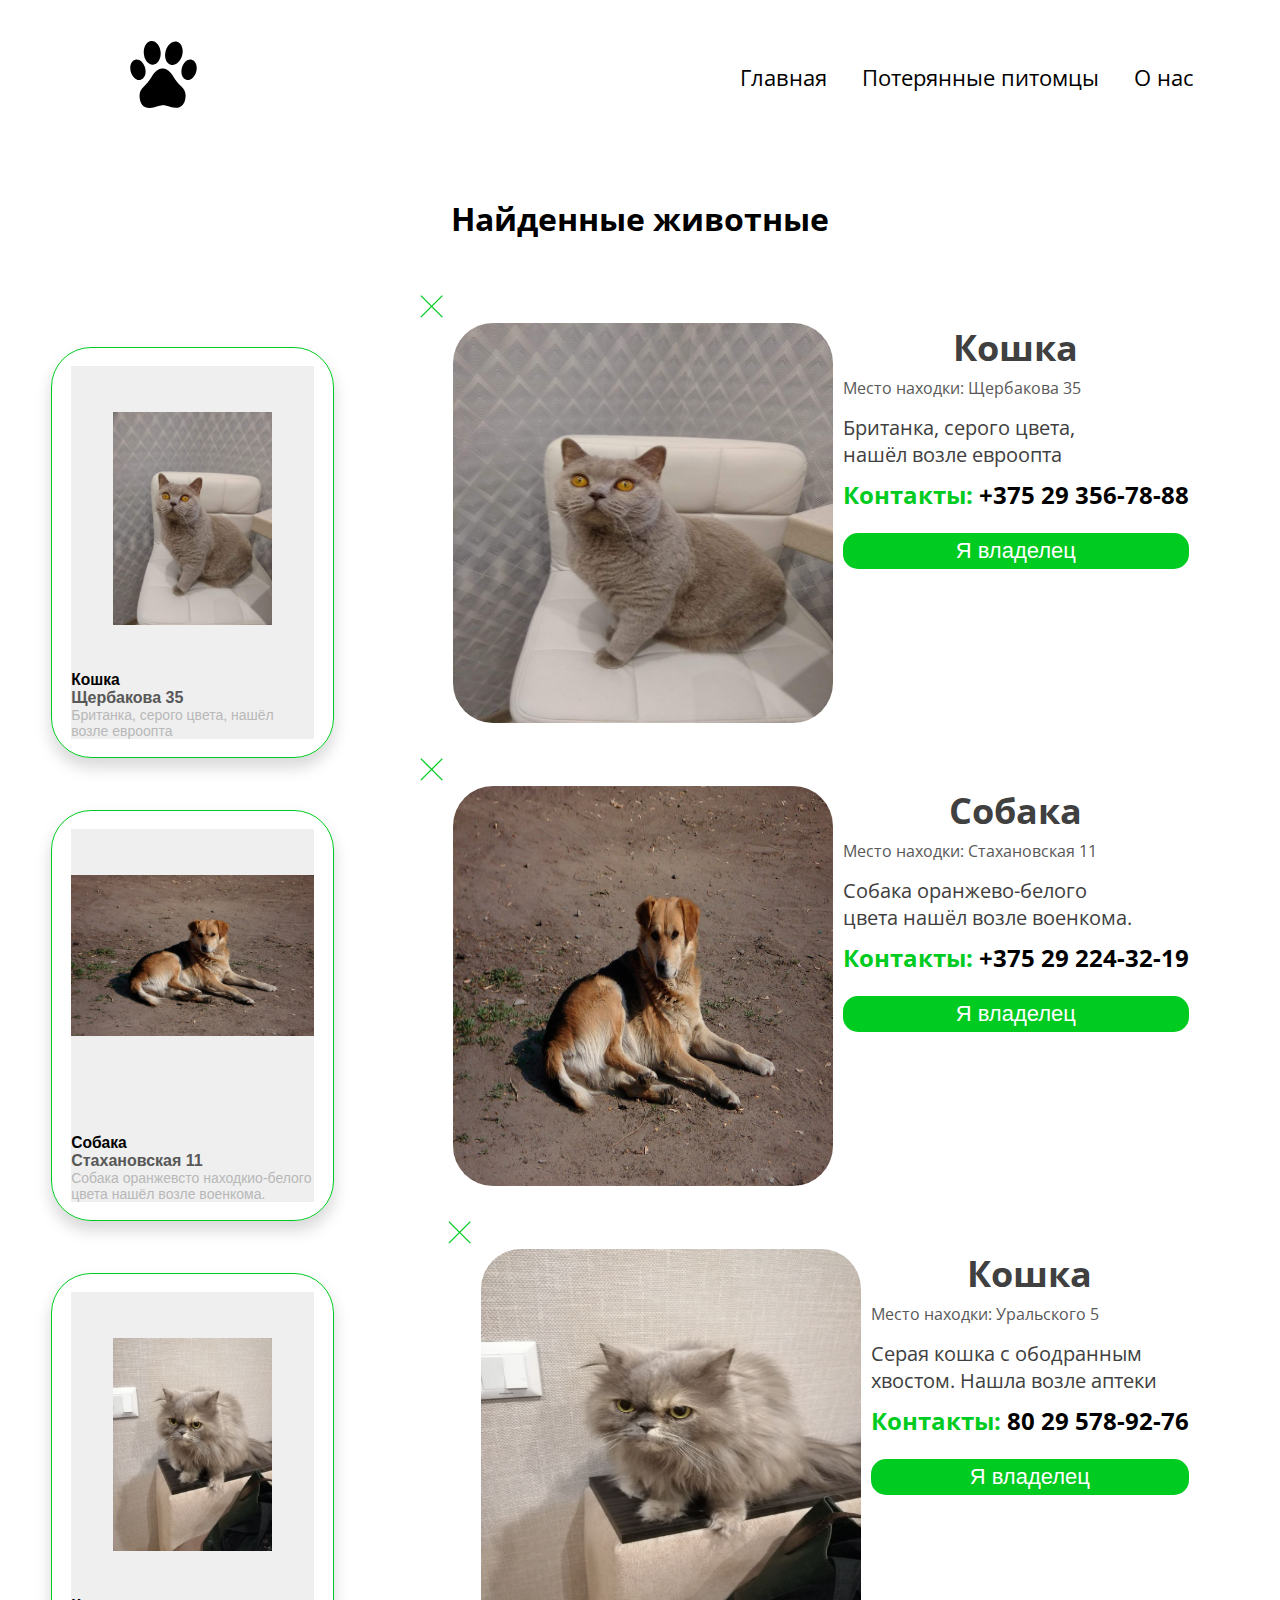
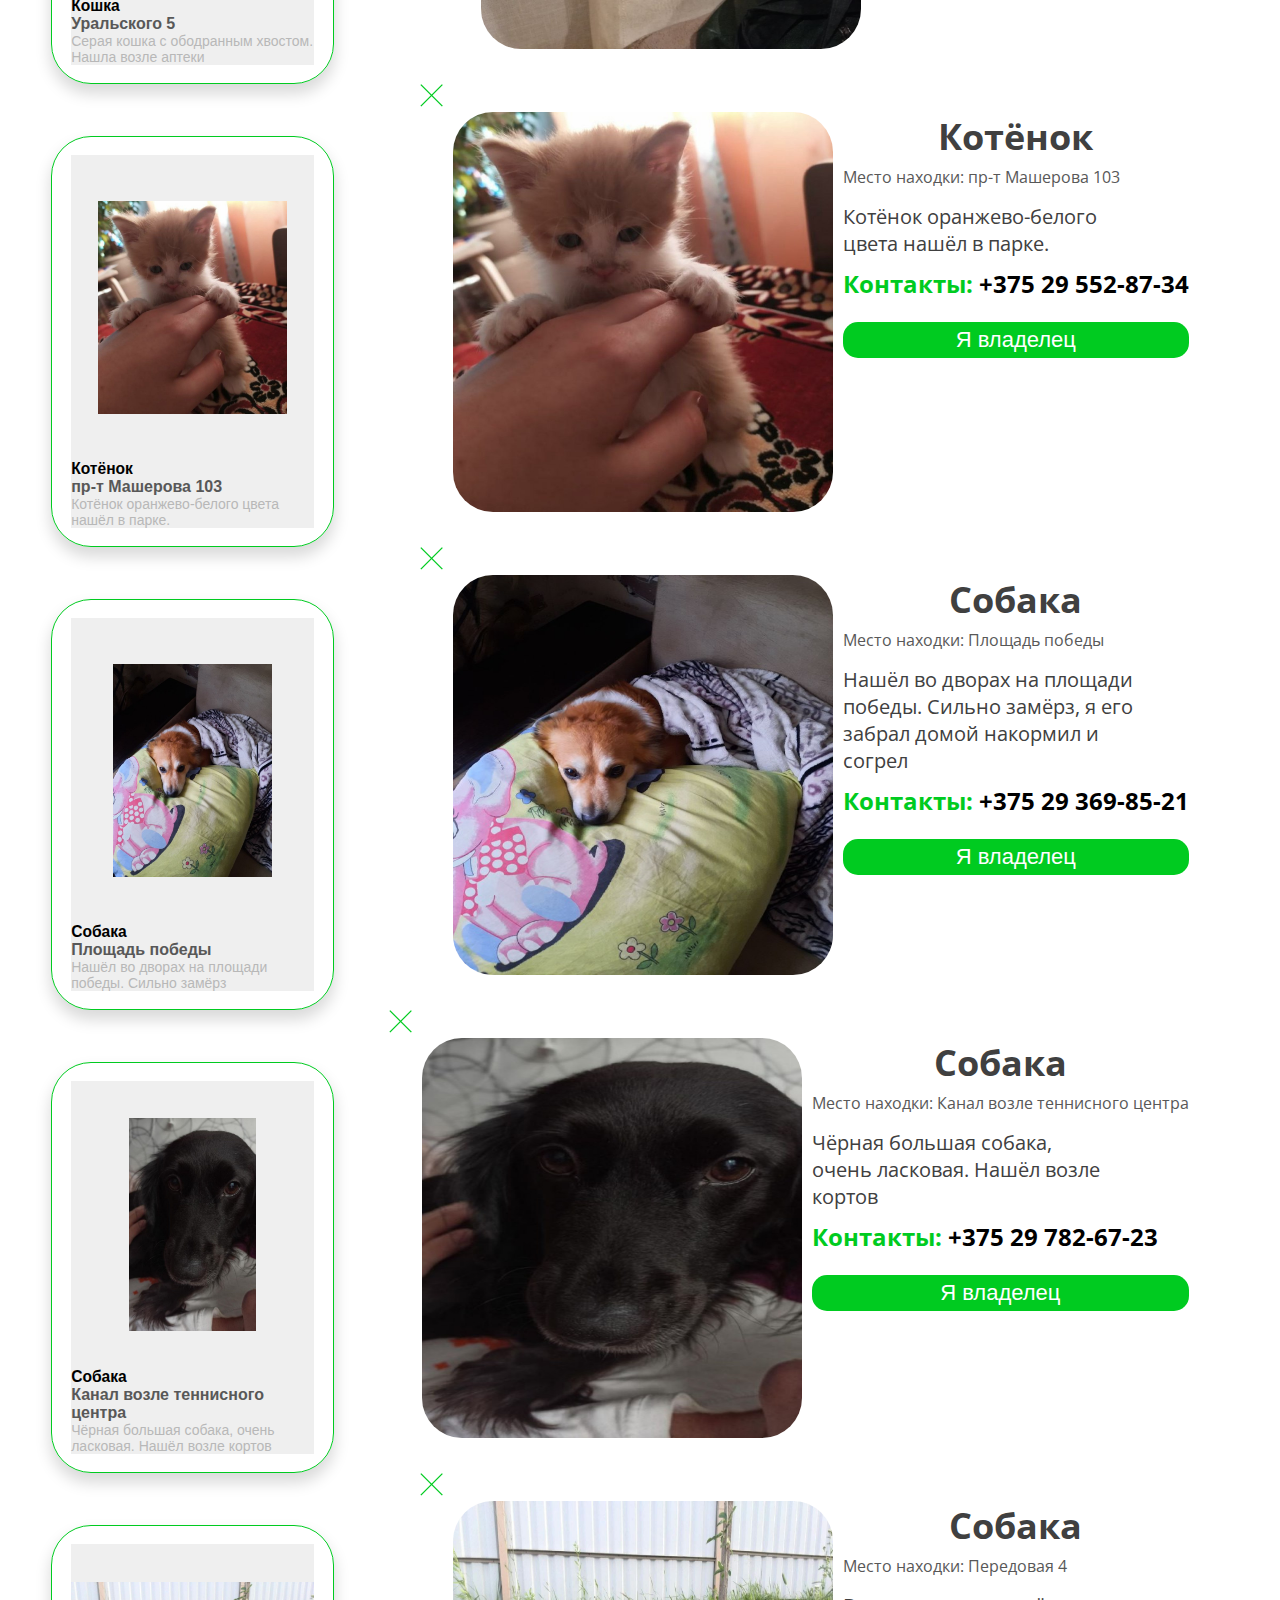
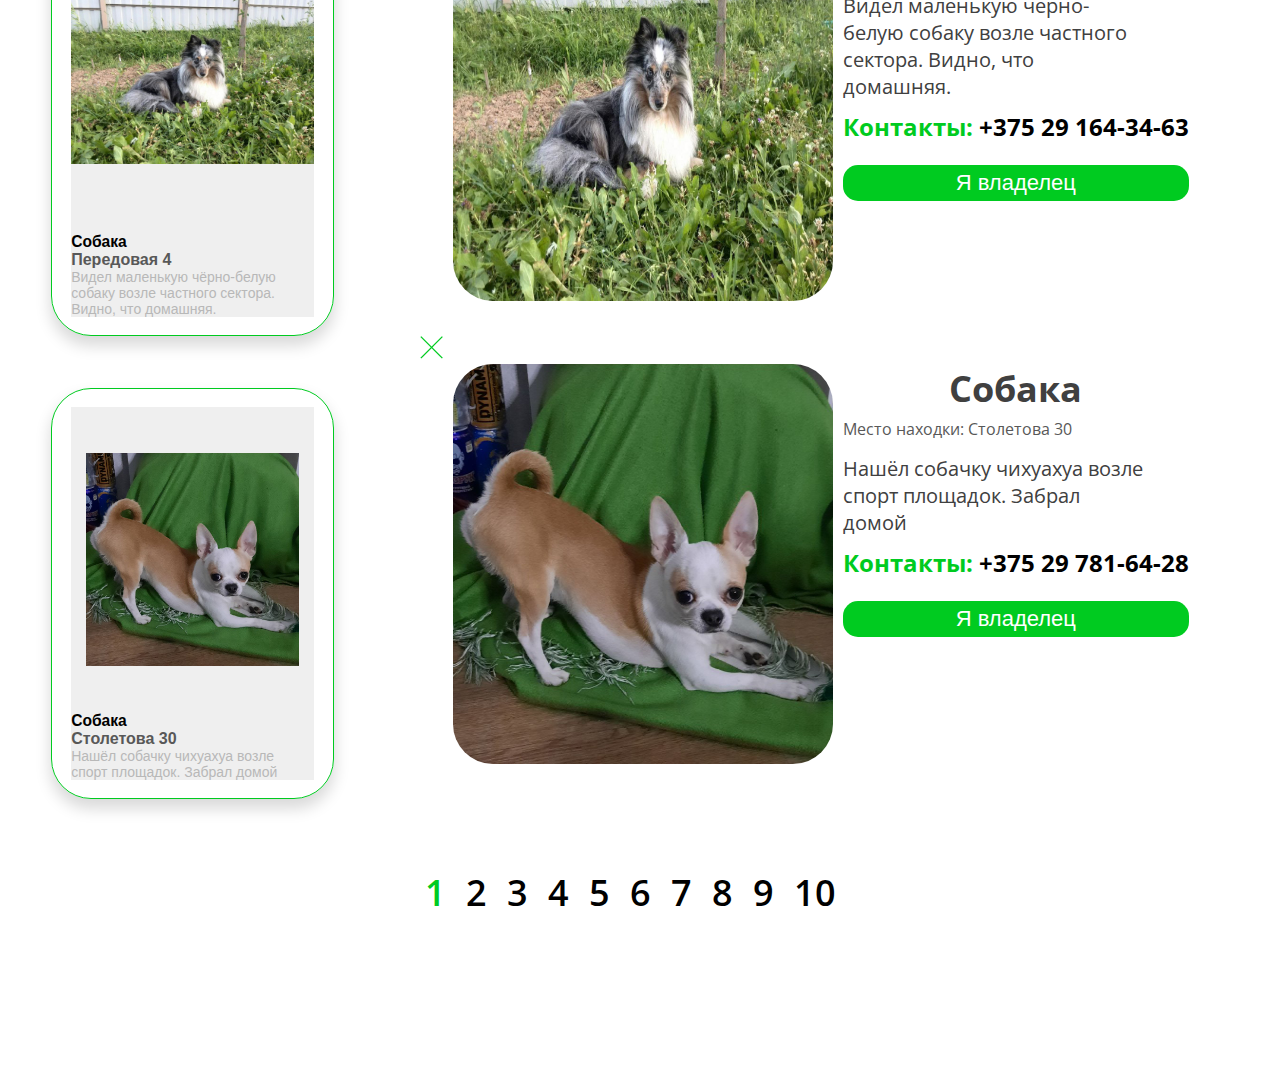
<file: found-pet.html>
<!DOCTYPE html>
<html lang="ru">

<head>
    <meta charset="UTF-8">
    <meta http-equiv="X-UA-Compatible" content="IE=edge">
    <meta name="viewport" content="width=device-width, initial-scale=1.0">
    <title>LovelyPetsLost</title>
    <link rel="preconnect" href="https://fonts.gstatic.com">
    <link href="https://fonts.googleapis.com/css2?family=Open+Sans:wght@400;600&display=swap" rel="stylesheet">
    <link href="https://cdn.jsdelivr.net/npm/bootstrap@5.0.0-beta3/dist/css/bootstrap.min.css" rel="stylesheet"
        integrity="sha384-eOJMYsd53ii+scO/bJGFsiCZc+5NDVN2yr8+0RDqr0Ql0h+rP48ckxlpbzKgwra6" crossorigin="anonymous">
    <link rel="stylesheet" href="catalog.css">
</head>

<body>
    <div class="container">
        <header>
            <div id="flex-wrapper">
                <a href="index.html"><img src="images/logo.svg" alt="" class="logo"></a>
                <nav class="main-nav">
                    <ul class="main-ul">
                        <li> <a href="index.html">Главная</a> </li>
                        <li> <a href="catalog.html">Потерянные питомцы</a> </li>
                        <li> <a href="aboutus.html">О нас</a> </li>
                    </ul>
                </nav>
            </div>
        </header>
        <main>
            <h1>Найденные животные</h1>
            
            <div id="flex-wrapper">
                <div class="lost-pet-blocks">
                    <button type="button" class="btn" data-bs-toggle="modal" data-bs-target="#men-dog">
                        <div class="img-pet">
                        <img src="images/ourcat1.jfif" alt="img pet">
                </div>
                <div class="text-pet">
                    <h3>Кошка</h3>
                    <p class="place-pet">Щербакова 35</p>
                    <p class="color-pet">Британка, серого цвета, нашёл возле евроопта</p>
                    
                </div>
                </button>
            </div>
            <div class="modal fade" id="men-dog" tabindex="-1" aria-labelledby="exampleModalLabel" aria-hidden="true">
                <div class="modal-dialog">
                    <div class="modal-content">
                        <div class="modal-header">
                            <button type="button" class="btn-close" data-bs-dismiss="modal" aria-label="Close"></button>
                        </div>
                        <div class="modal-body">
                            <div class="block-button">
                                <div>
                                    <img src="images/ourcat1.jfif" alt="" class="image-for-block">
                                </div>
                                <div class="text-for-block">
                                    <h1 class="sharik-size">Кошка</h1>
                                    <p class="litle-grey-text">
                                        Место находки: Щербакова 35
                                    </p>
                                    <p class="labrador-size">
                                        Британка, серого цвета, нашёл возле евроопта
                                    </p>
                                  
                                    <h2 class="green-h2 gog">
                                        Контакты: <span>+375 29 356-78-88</span>
                                    </h2>
                                    <button class="i-see-your-dog" onclick="window.location.href = 'https://t.me/lovely_PetsLost'">Я владелец</button>
                                </div>
                            </div>
                        </div>
                    </div>
                </div>
            </div>
            <div class="lost-pet-blocks">
                <button type="button" class="btn" data-bs-toggle="modal" data-bs-target="#pet">
                <div class="img-pet">
                    <img src="images/dogstrit.jpg" alt="img pet">
                </div>
                <div id="text-pet">
                    <h3>Собака</h3>
                    <p class="place-pet">  Стахановская 11</p>
                    <p class="color-pet"> Собака оранжевсто находкио-белого цвета нашёл возле военкома.</p>
                    
                </div>
                </button>
            </div>
            <div class="modal fade" id="pet" tabindex="-1" aria-labelledby="exampleModalLabel" aria-hidden="true">
                <div class="modal-dialog">
                    <div class="modal-content">
                        <div class="modal-header">
                            <button type="button" class="btn-close" data-bs-dismiss="modal" aria-label="Close"></button>
                        </div>
                        <div class="modal-body">
                            <div class="block-button">
                                <div>
                                    <img src="images/dogstrit.jpg" alt="" class="image-for-block">
                                </div>
                                <div class="text-for-block">
                                    <h1 class="sharik-size">Собака</h1>
                                    <p class="litle-grey-text">
                                        Место находки: Стахановская 11
                                    </p>
                                    <p class="labrador-size">
                                        Собака оранжево-белого цвета нашёл возле военкома.
                                    </p>
                                    
                                    <h2 class="green-h2 gog">
                                        Контакты: <span>+375 29 224-32-19</span>
                                    </h2>
                                    <button class="i-see-your-dog" onclick="window.location.href = 'https://t.me/lovely_PetsLost'">Я владелец</button>
                                </div>
                            </div>
                        </div>
                    </div>
                </div>
            </div>
            <div class="lost-pet-blocks">
                <button type="button" class="btn" data-bs-toggle="modal" data-bs-target="#brown-dog">
                    <div class="img-pet">
                        <img src="images/markiza3.jfif" alt="img pet">
                    </div>
                    <div class="text-pet">
                        <h3>Кошка</h3>
                        <p class="place-pet">Уральского 5</p>
                        <p class="color-pet">Серая кошка с ободранным хвостом. Нашла возле аптеки</p>
                        
                    </div>
                </button>
            </div>
            <div class="modal fade" id="brown-dog" tabindex="-1" aria-labelledby="exampleModalLabel" aria-hidden="true">
                <div class="modal-dialog">
                    <div class="modal-content">
                        <div class="modal-header">
                            <button type="button" class="btn-close" data-bs-dismiss="modal" aria-label="Close"></button>
                        </div>
                        <div class="modal-body">
                            <div class="block-button">
                                <div>
                                    <img src="images/markiza3.jfif" alt="" class="image-for-block">
                                </div>
                                <div class="text-for-block">
                                    <h1 class="sharik-size">Кошка</h1>
                                    <p class="litle-grey-text">
                                        Место находки: Уральского 5
                                    </p>
                                    <p class="labrador-size">
                                        Серая кошка с ободранным хвостом. Нашла возле аптеки
                                    </p>
                                   
                                    <h2 class="green-h2 gog">
                                        Контакты: <span>80 29 578-92-76</span>
                                    </h2>
                                    <button class="i-see-your-dog" onclick="window.location.href = 'https://t.me/lovely_PetsLost'">Я владелец</button>
                                </div>
                            </div>
                        </div>
                    </div>
                </div>
            </div>
            <div class="lost-pet-blocks">
                <button type="button" class="btn" data-bs-toggle="modal" data-bs-target="#black-dog">
                    <div class="img-pet">
                        <img src="images/litCat.jfif" alt="img pet">
                    </div>
                    <div class="text-pet">
                        <h3>Котёнок</h3>
                        <p class="place-pet">пр-т Машерова 103</p>
                        <p class="color-pet">Котёнок оранжево-белого цвета нашёл в парке.</p>
                        
                    </div>
                </button>
            </div>
            <div class="modal fade" id="black-dog" tabindex="-1" aria-labelledby="exampleModalLabel" aria-hidden="true">
                <div class="modal-dialog">
                    <div class="modal-content">
                        <div class="modal-header">
                            <button type="button" class="btn-close" data-bs-dismiss="modal" aria-label="Close"></button>
                        </div>
                        <div class="modal-body">
                            <div class="block-button">
                                <div>
                                    <img src="images/litCat.jfif" alt="" class="image-for-block">
                                </div>
                                <div class="text-for-block">
                                    <h1 class="sharik-size">Котёнок</h1>
                                    <p class="litle-grey-text">
                                        Место находки: пр-т Машерова 103
                                    </p>
                                    <p class="labrador-size">
                                        Котёнок оранжево-белого цвета нашёл в парке.
                                    </p>
                                   
                                    <h2 class="green-h2 gog">
                                        Контакты: <span>+375 29 552-87-34</span>
                                    </h2>
                                    <button class="i-see-your-dog" onclick="window.location.href = 'https://t.me/lovely_PetsLost'">Я владелец</button>
                                </div>
                            </div>
                        </div>
                    </div>
                </div>
            </div>
            <div class="lost-pet-blocks">
                <button type="button" class="btn" data-bs-toggle="modal" data-bs-target="#maks">
                    <div class="img-pet">
                        <img src="images/dogLag.jfif" alt="img pet">
                    </div>
                    <div class="text-pet">
                        <h3>Собака</h3>
                        <p class="place-pet">Площадь победы</p>
                        <p class="color-pet">Нашёл во дворах на площади победы. Сильно замёрз</p>
                       
                    </div>
                </button>
            </div>
            <div class="modal fade" id="maks" tabindex="-1" aria-labelledby="exampleModalLabel" aria-hidden="true">
                <div class="modal-dialog">
                    <div class="modal-content">
                        <div class="modal-header">
                            <button type="button" class="btn-close" data-bs-dismiss="modal" aria-label="Close"></button>
                        </div>
                        <div class="modal-body">
                            <div class="block-button">
                                <div>
                                    <img src="images/dogLag.jfif" alt="" class="image-for-block">
                                </div>
                                <div class="text-for-block">
                                    <h1 class="sharik-size">Собака</h1>
                                    <p class="litle-grey-text">
                                        Место находки: Площадь победы
                                    </p>
                                    <p class="labrador-size">
                                        Нашёл во дворах на площади победы. Сильно замёрз, я его забрал домой накормил и согрел
                                    </p>
                                   
                                    <h2 class="green-h2 gog" >
                                        Контакты: <span >+375 29 369-85-21</span>
                                    </h2>
                                    <button class="i-see-your-dog" onclick="window.location.href = 'https://t.me/lovely_PetsLost'">Я владелец</button>
                                </div>
                            </div>
                        </div>
                    </div>
                </div>
            </div>
            <div class="lost-pet-blocks">
                <button type="button" class="btn" data-bs-toggle="modal" data-bs-target="#dog">
                    <div class="img-pet">
                        <img src="images/blackdog.jfif" alt="img pet">
                    </div>
                    <div class="text-pet">
                        <h3>Собака</h3>
                        <p class="place-pet">Канал возле теннисного центра</p>
                        <p class="color-pet">Чёрная большая собака, очень ласковая. Нашёл возле кортов</p>
                        
                    </div>
                </button>
            </div>
            <div class="modal fade" id="dog" tabindex="-1" aria-labelledby="exampleModalLabel" aria-hidden="true">
                <div class="modal-dialog">
                    <div class="modal-content">
                        <div class="modal-header">
                            <button type="button" class="btn-close" data-bs-dismiss="modal" aria-label="Close"></button>
                        </div>
                        <div class="modal-body">
                            <div class="block-button">
                                <div>
                                    <img src="images/blackdog.jfif" alt="" class="image-for-block">
                                </div>
                                <div class="text-for-block">
                                    <h1 class="sharik-size">Собака</h1>
                                    <p class="litle-grey-text">
                                        Место находки: Канал возле теннисного центра
                                    </p>
                                    <p class="labrador-size">
                                        Чёрная большая собака, очень ласковая. Нашёл возле кортов
                                    </p>
                                    
                                    <h2 class="green-h2 gog">
                                        Контакты: <span>+375 29 782-67-23</span>
                                    </h2>
                                    <button class="i-see-your-dog" onclick="window.location.href = 'https://t.me/lovely_PetsLost'">Я владелец</button>
                                </div>
                            </div>
                        </div>
                    </div>
                </div>
            </div>
            <div class="lost-pet-blocks">
                <button type="button" class="btn" data-bs-toggle="modal" data-bs-target="#dog-glasses">
                    <div class="img-pet">
                        <img src="images/dogmasha.jfif" alt="img pet">
                    </div>
                    <div class="text-pet">
                        <h3>Собака</h3>
                        <p class="place-pet">Передовая 4</p>
                        <p class="color-pet">Видел маленькую чёрно-белую собаку возле частного сектора. Видно, что домашняя.</p>
                        
                    </div>
                </button>
            </div>
            <div class="modal fade" id="dog-glasses" tabindex="-1" aria-labelledby="exampleModalLabel"
                aria-hidden="true">
                <div class="modal-dialog">
                    <div class="modal-content">
                        <div class="modal-header">
                            <button type="button" class="btn-close" data-bs-dismiss="modal" aria-label="Close"></button>
                        </div>
                        <div class="modal-body">
                            <div class="block-button">
                                <div>
                                    <img src="images/dogmasha.jfif" alt="" class="image-for-block">
                                </div>
                                <div class="text-for-block">
                                    <h1 class="sharik-size">Собака</h1>
                                    <p class="litle-grey-text">
                                        Место находки: Передовая 4
                                    </p>
                                    <p class="labrador-size">
                                        Видел маленькую чёрно-белую собаку возле частного сектора. Видно, что домашняя.
                                    </p>
                                  
                                    <h2 class="green-h2 gog">
                                        Контакты: <span>+375 29 164-34-63</span>
                                    </h2>
                                    <button class="i-see-your-dog" onclick="window.location.href = 'https://t.me/lovely_PetsLost'">Я владелец</button>
                                </div>
                            </div>
                        </div>
                    </div>
                </div>
            </div>
            <div class="lost-pet-blocks">
                <button type="button" class="btn" data-bs-toggle="modal" data-bs-target="#little-dog">
                    <div class="img-pet">
                        <img src="images/Locki.jfif" alt="img pet">
                    </div>
                    <div class="text-pet">
                        <h3>Собака</h3>
                        <p class="place-pet">Столетова 30</p>
                        <p class="color-pet">Нашёл собачку чихуахуа возле спорт площадок. Забрал домой</p>
                      
                    </div>
                </button>
            </div>
            <div class="modal fade" id="little-dog" tabindex="-1" aria-labelledby="exampleModalLabel"
                aria-hidden="true">
                <div class="modal-dialog">
                    <div class="modal-content">
                        <div class="modal-header">
                            <button type="button" class="btn-close" data-bs-dismiss="modal" aria-label="Close"></button>
                        </div>
                        <div class="modal-body">
                            <div class="block-button">
                                <div>
                                    <img src="images/Locki.jfif" alt="" class="image-for-block">
                                </div>
                                <div class="text-for-block">
                                    <h1 class="sharik-size">Собака</h1>
                                    <p class="litle-grey-text">
                                        Место находки: Столетова 30
                                    </p>
                                    <p class="labrador-size">
                                        Нашёл собачку чихуахуа возле спорт площадок. Забрал домой
                                    </p>
                                   
                                    <h2 class="green-h2 gog">
                                        Контакты: <span>+375 29 781-64-28</span>
                                    </h2>
                                    <button class="i-see-your-dog" onclick="window.location.href = 'https://t.me/lovely_PetsLost'">Я владелец</button>
                                </div>
                            </div>
                        </div>
                    </div>
                </div>
            </div>
            <!-- <div class="lost-pet-blocks">
                <button type="button" class="btn" data-bs-toggle="modal" data-bs-target="#norton">
                    <div class="img-pet">
                        <img src="images/black-dog.png" alt="img pet">
                    </div>
                    <div class="text-pet">
                        <h3>Нортон</h3>
                        <p class="place-pet">Парк Горького</p>
                        <p class="color-pet">Лабрадор, светлого цвет с красным шейником</p>
                        <p class="reward-pet">Награда: 25 BYN</p>
                    </div>
                </button>
            </div>
            <div class="modal fade" id="norton" tabindex="-1" aria-labelledby="exampleModalLabel" aria-hidden="true">
                <div class="modal-dialog">
                    <div class="modal-content">
                        <div class="modal-header">
                            <button type="button" class="btn-close" data-bs-dismiss="modal" aria-label="Close"></button>
                        </div>
                        <div class="modal-body">
                            <div class="block-button">
                                <div>
                                    <img src="images/black-dog.png" alt="" class="image-for-block">
                                </div>
                                <div class="text-for-block">
                                    <h1 class="sharik-size">Нортон</h1>
                                    <p class="litle-grey-text">
                                        Место пропажи: Парк Горького
                                    </p>
                                    <p class="labrador-size">
                                        Лабрадор, светлого цвет с красным ошейником. Собака убежала во время
                                        прогулки по Парку Горького. Очень добрый и дружелюбный пес.
                                    </p>
                                    <h2 class="green-h2">
                                        Вознаграждение: <span>25 BYN</span>
                                    </h2>
                                    <h2 class="green-h2 gog">
                                        Контакты: <span>+375 29 356-78-88</span>
                                    </h2>
                                    <button class="i-see-your-dog">Я нашёл/видел</button>
                                </div>
                            </div>
                        </div>
                    </div>
                </div>
            </div>
            <div class="lost-pet-blocks">
                <button type="button" class="btn" data-bs-toggle="modal" data-bs-target="#reks">
                    <div class="img-pet">
                        <img src="images/men-dog.png" alt="img pet">
                    </div>
                    <div class="text-pet">
                        <h3>Рэкс</h3>
                        <p class="place-pet">Парк Горького</p>
                        <p class="color-pet">Лабрадор, светлого цвет с красным шейником</p>
                        <p class="reward-pet">Награда: 25 BYN</p>
                    </div>
                </button>
            </div>
            <div class="modal fade" id="reks" tabindex="-1" aria-labelledby="exampleModalLabel" aria-hidden="true">
                <div class="modal-dialog">
                    <div class="modal-content">
                        <div class="modal-header">
                            <button type="button" class="btn-close" data-bs-dismiss="modal" aria-label="Close"></button>
                        </div>
                        <div class="modal-body">
                            <div class="block-button">
                                <div>
                                    <img src="images/men-dog.png" alt="" class="image-for-block">
                                </div>
                                <div class="text-for-block">
                                    <h1 class="sharik-size">Рэкс</h1>
                                    <p class="litle-grey-text">
                                        Место пропажи: Парк Горького
                                    </p>
                                    <p class="labrador-size">
                                        Лабрадор, светлого цвет с красным ошейником. Собака убежала во время
                                        прогулки по Парку Горького. Очень добрый и дружелюбный пес.
                                    </p>
                                    <h2 class="green-h2">
                                        Вознаграждение: <span>25 BYN</span>
                                    </h2>
                                    <h2 class="green-h2 gog">
                                        Контакты: <span>+375 29 356-78-88</span>
                                    </h2>
                                    <button class="i-see-your-dog">Я нашёл/видел</button>
                                </div>
                            </div>
                        </div>
                    </div>
                </div>
            </div>
            <div class="lost-pet-blocks">
                <button type="button" class="btn" data-bs-toggle="modal" data-bs-target="#mailo">
                    <div class="img-pet">
                        <img src="images/brown-dog.png" alt="img pet">
                    </div>
                    <div class="text-pet">
                        <h3>Майло</h3>
                        <p class="place-pet">Парк Горького</p>
                        <p class="color-pet">Лабрадор, светлого цвет с красным шейником</p>
                        <p class="reward-pet">Награда: 25 BYN</p>
                    </div>
                </button>
            </div>
            <div class="modal fade" id="mailo" tabindex="-1" aria-labelledby="exampleModalLabel" aria-hidden="true">
                <div class="modal-dialog">
                    <div class="modal-content">
                        <div class="modal-header">
                            <button type="button" class="btn-close" data-bs-dismiss="modal" aria-label="Close"></button>
                        </div>
                        <div class="modal-body">
                            <div class="block-button">
                                <div>
                                    <img src="images/brown-dog.png" alt="" class="image-for-block">
                                </div>
                                <div class="text-for-block">
                                    <h1 class="sharik-size">Майло</h1>
                                    <p class="litle-grey-text">
                                        Место пропажи: Парк Горького
                                    </p>
                                    <p class="labrador-size">
                                        Лабрадор, светлого цвет с красным ошейником. Собака убежала во время
                                        прогулки по Парку Горького. Очень добрый и дружелюбный пес.
                                    </p>
                                    <h2 class="green-h2">
                                        Вознаграждение: <span>25 BYN</span>
                                    </h2>
                                    <h2 class="green-h2 gog">
                                        Контакты: <span>+375 29 356-78-88</span>
                                    </h2>
                                    <button class="i-see-your-dog">Я нашёл/видел</button>
                                </div>
                            </div>
                        </div>
                    </div>
                </div>
            </div>
            <div class="lost-pet-blocks">
                <button type="button" class="btn" data-bs-toggle="modal" data-bs-target="#nik">
                    <div class="img-pet">
                        <img src="images/dog-glasses.png" alt="img pet">
                    </div>
                    <div class="text-pet">
                        <h3>Ник</h3>
                        <p class="place-pet">Парк Горького</p>
                        <p class="color-pet">Лабрадор, светлого цвет с красным шейником</p>
                        <p class="reward-pet">Награда: 25 BYN</p>
                    </div>
                </button>
            </div>
            <div class="modal fade" id="nik" tabindex="-1" aria-labelledby="exampleModalLabel" aria-hidden="true">
                <div class="modal-dialog">
                    <div class="modal-content">
                        <div class="modal-header">
                            <button type="button" class="btn-close" data-bs-dismiss="modal" aria-label="Close"></button>
                        </div>
                        <div class="modal-body">
                            <div class="block-button">
                                <div>
                                    <img src="images/dog-glasses.png" alt="" class="image-for-block">
                                </div>
                                <div class="text-for-block">
                                    <h1 class="sharik-size">Ник</h1>
                                    <p class="litle-grey-text">
                                        Место пропажи: Парк Горького
                                    </p>
                                    <p class="labrador-size">
                                        Лабрадор, светлого цвет с красным ошейником. Собака убежала во время
                                        прогулки по Парку Горького. Очень добрый и дружелюбный пес.
                                    </p>
                                    <h2 class="green-h2">
                                        Вознаграждение: <span>25 BYN</span>
                                    </h2>
                                    <h2 class="green-h2 gog">
                                        Контакты: <span>+375 29 356-78-88</span>
                                    </h2>
                                    <button class="i-see-your-dog">Я нашёл/видел</button>
                                </div>
                            </div>
                        </div>
                    </div>
                </div>
            </div>
            <div class="lost-pet-blocks">
                <button type="button" class="btn" data-bs-toggle="modal" data-bs-target="#tair">
                    <div class="img-pet">
                        <img src="images/pet.png" alt="img pet">
                    </div>
                    <div class="text-pet">
                        <h3>Таир</h3>
                        <p class="place-pet">Парк Горького</p>
                        <p class="color-pet">Лабрадор, светлого цвет с красным шейником</p>
                        <p class="reward-pet">Награда: 25 BYN</p>
                    </div>
                </button>
            </div>
            <div class="modal fade" id="tair" tabindex="-1" aria-labelledby="exampleModalLabel" aria-hidden="true">
                <div class="modal-dialog">
                    <div class="modal-content">
                        <div class="modal-header">
                            <button type="button" class="btn-close" data-bs-dismiss="modal" aria-label="Close"></button>
                        </div>
                        <div class="modal-body">
                            <div class="block-button">
                                <div>
                                    <img src="images/pet.png" alt="" class="image-for-block">
                                </div>
                                <div class="text-for-block">
                                    <h1 class="sharik-size">Таир</h1>
                                    <p class="litle-grey-text">
                                        Место пропажи: Парк Горького
                                    </p>
                                    <p class="labrador-size">
                                        Лабрадор, светлого цвет с красным ошейником. Собака убежала во время
                                        прогулки по Парку Горького. Очень добрый и дружелюбный пес.
                                    </p>
                                    <h2 class="green-h2">
                                        Вознаграждение: <span>25 BYN</span>
                                    </h2>
                                    <h2 class="green-h2 gog">
                                        Контакты: <span>+375 29 356-78-88</span>
                                    </h2>
                                    <button class="i-see-your-dog">Я нашёл/видел</button>
                                </div>
                            </div>
                        </div>
                    </div>
                </div>
            </div>
            <div class="lost-pet-blocks">
                <button type="button" class="btn" data-bs-toggle="modal" data-bs-target="#chop">
                    <div class="img-pet">
                        <img src="images/little-dog.png" alt="img pet">
                    </div>
                    <div class="text-pet">
                        <h3>Чоп</h3>
                        <p class="place-pet">Парк Горького</p>
                        <p class="color-pet">Лабрадор, светлого цвет с красным шейником</p>
                        <p class="reward-pet">Награда: 25 BYN</p>
                    </div>
                </button>
            </div>
            <div class="modal fade" id="chop" tabindex="-1" aria-labelledby="exampleModalLabel" aria-hidden="true">
                <div class="modal-dialog">
                    <div class="modal-content">
                        <div class="modal-header">
                            <button type="button" class="btn-close" data-bs-dismiss="modal" aria-label="Close"></button>
                        </div>
                        <div class="modal-body">
                            <div class="block-button">
                                <div>
                                    <img src="images/little-dog.png" alt="" class="image-for-block">
                                </div>
                                <div class="text-for-block">
                                    <h1 class="sharik-size">Чоп</h1>
                                    <p class="litle-grey-text">
                                        Место пропажи: Парк Горького
                                    </p>
                                    <p class="labrador-size">
                                        Лабрадор, светлого цвет с красным ошейником. Собака убежала во время
                                        прогулки по Парку Горького. Очень добрый и дружелюбный пес.
                                    </p>
                                    <h2 class="green-h2">
                                        Вознаграждение: <span>25 BYN</span>
                                    </h2>
                                    <h2 class="green-h2 gog">
                                        Контакты: <span>+375 29 356-78-88</span>
                                    </h2>
                                    <button class="i-see-your-dog">Я нашёл/видел</button>
                                </div>
                            </div>
                        </div>
                    </div>
                </div>
            </div>
            <div class="lost-pet-blocks">
                <button type="button" class="btn" data-bs-toggle="modal" data-bs-target="#eva">
                    <div class="img-pet">
                        <img src="images/dog.png" alt="img pet">
                    </div>
                    <div class="text-pet">
                        <h3>Ева</h3>
                        <p class="place-pet">Парк Горького</p>
                        <p class="color-pet">Лабрадор, светлого цвет с красным шейником</p>
                        <p class="reward-pet">Награда: 25 BYN</p>
                    </div>
                </button>
            </div>
            <div class="modal fade" id="eva" tabindex="-1" aria-labelledby="exampleModalLabel" aria-hidden="true">
                <div class="modal-dialog">
                    <div class="modal-content">
                        <div class="modal-header">
                            <button type="button" class="btn-close" data-bs-dismiss="modal" aria-label="Close"></button>
                        </div>
                        <div class="modal-body">
                            <div class="block-button">
                                <div>
                                    <img src="images/dog.png" alt="" class="image-for-block">
                                </div>
                                <div class="text-for-block">
                                    <h1 class="sharik-size">Ева</h1>
                                    <p class="litle-grey-text">
                                        Место пропажи: Парк Горького
                                    </p>
                                    <p class="labrador-size">
                                        Лабрадор, светлого цвет с красным ошейником. Собака убежала во время
                                        прогулки по Парку Горького. Очень добрый и дружелюбный пес.
                                    </p>
                                    <h2 class="green-h2">
                                        Вознаграждение: <span>25 BYN</span>
                                    </h2>
                                    <h2 class="green-h2 gog">
                                        Контакты: <span>+375 29 356-78-88</span>
                                    </h2>
                                    <button class="i-see-your-dog">Я нашёл/видел</button>
                                </div>
                            </div>
                        </div>
                    </div>
                </div>
            </div>
            <div class="lost-pet-blocks">
                <button type="button" class="btn" data-bs-toggle="modal" data-bs-target="#donia">
                    <div class="img-pet">
                        <img src="images/dog-glasses.png" alt="img pet">
                    </div>
                    <div class="text-pet">
                        <h3>Доня</h3>
                        <p class="place-pet">Парк Горького</p>
                        <p class="color-pet">Лабрадор, светлого цвет с красным шейником</p>
                        <p class="reward-pet">Награда: 25 BYN</p>
                    </div>
                </button>
            </div>
            <div class="modal fade" id="donia" tabindex="-1" aria-labelledby="exampleModalLabel" aria-hidden="true">
                <div class="modal-dialog">
                    <div class="modal-content">
                        <div class="modal-header">
                            <button type="button" class="btn-close" data-bs-dismiss="modal" aria-label="Close"></button>
                        </div>
                        <div class="modal-body">
                            <div class="block-button">
                                <div>
                                    <img src="images/dog-glasses.png" alt="" class="image-for-block">
                                </div>
                                <div class="text-for-block">
                                    <h1 class="sharik-size">Доня</h1>
                                    <p class="litle-grey-text">
                                        Место пропажи: Парк Горького
                                    </p>
                                    <p class="labrador-size">
                                        Лабрадор, светлого цвет с красным ошейником. Собака убежала во время
                                        прогулки по Парку Горького. Очень добрый и дружелюбный пес.
                                    </p>
                                    <h2 class="green-h2">
                                        Вознаграждение: <span>25 BYN</span>
                                    </h2>
                                    <h2 class="green-h2 gog">
                                        Контакты: <span>+375 29 356-78-88</span>
                                    </h2>
                                    <button class="i-see-your-dog">Я нашёл/видел</button>
                                </div>
                            </div>
                        </div>
                    </div>
                </div>
            </div>
            <div class="lost-pet-blocks">
                <button type="button" class="btn" data-bs-toggle="modal" data-bs-target="#lucky">
                    <div class="img-pet">
                        <img src="images/little-dog.png" alt="img pet">
                    </div>
                    <div class="text-pet">
                        <h3>Лаки</h3>
                        <p class="place-pet">Парк Горького</p>
                        <p class="color-pet">Лабрадор, светлого цвет с красным шейником</p>
                        <p class="reward-pet">Награда: 25 BYN</p>
                    </div>
                </button>
            </div>
            <div class="modal fade" id="lucky" tabindex="-1" aria-labelledby="exampleModalLabel" aria-hidden="true">
                <div class="modal-dialog">
                    <div class="modal-content">
                        <div class="modal-header">
                            <button type="button" class="btn-close" data-bs-dismiss="modal" aria-label="Close"></button>
                        </div>
                        <div class="modal-body">
                            <div class="block-button">
                                <div>
                                    <img src="images/little-dog.png" alt="" class="image-for-block">
                                </div>
                                <div class="text-for-block">
                                    <h1 class="sharik-size">Лаки</h1>
                                    <p class="litle-grey-text">
                                        Место пропажи: Парк Горького
                                    </p>
                                    <p class="labrador-size">
                                        Лабрадор, светлого цвет с красным ошейником. Собака убежала во время
                                        прогулки по Парку Горького. Очень добрый и дружелюбный пес.
                                    </p>
                                    <h2 class="green-h2">
                                        Вознаграждение: <span>25 BYN</span>
                                    </h2>
                                    <h2 class="green-h2 gog">
                                        Контакты: <span>+375 29 356-78-88</span>
                                    </h2>
                                    <button class="i-see-your-dog">Я нашёл/видел</button>
                                </div>
                            </div>
                        </div>
                    </div>
                </div>
            </div>
            <div class="lost-pet-blocks">
                <button type="button" class="btn" data-bs-toggle="modal" data-bs-target="#luna">
                    <div class="img-pet">
                        <img src="images/brown-dog.png" alt="img pet">
                    </div>
                    <div class="text-pet">
                        <h3>Луна</h3>
                        <p class="place-pet">Парк Горького</p>
                        <p class="color-pet">Лабрадор, светлого цвет с красным шейником</p>
                        <p class="reward-pet">Награда: 25 BYN</p>
                    </div>
                </button>
            </div>
            <div class="modal fade" id="luna" tabindex="-1" aria-labelledby="exampleModalLabel" aria-hidden="true">
                <div class="modal-dialog">
                    <div class="modal-content">
                        <div class="modal-header">
                            <button type="button" class="btn-close" data-bs-dismiss="modal" aria-label="Close"></button>
                        </div>
                        <div class="modal-body">
                            <div class="block-button">
                                <div>
                                    <img src="images/brown-dog.png" alt="" class="image-for-block">
                                </div>
                                <div class="text-for-block">
                                    <h1 class="sharik-size">Луна</h1>
                                    <p class="litle-grey-text">
                                        Место пропажи: Парк Горького
                                    </p>
                                    <p class="labrador-size">
                                        Лабрадор, светлого цвет с красным ошейником. Собака убежала во время
                                        прогулки по Парку Горького. Очень добрый и дружелюбный пес.
                                    </p>
                                    <h2 class="green-h2">
                                        Вознаграждение: <span>25 BYN</span>
                                    </h2>
                                    <h2 class="green-h2 gog">
                                        Контакты: <span>+375 29 356-78-88</span>
                                    </h2>
                                    <button class="i-see-your-dog">Я нашёл/видел</button>
                                </div>
                            </div>
                        </div>
                    </div>
                </div>
            </div>
            <div class="lost-pet-blocks">
                <button type="button" class="btn" data-bs-toggle="modal" data-bs-target="#lea">
                    <div class="img-pet">
                        <img src="images/men-dog.png" alt="img pet">
                    </div>
                    <div class="text-pet">
                        <h3>Лея</h3>
                        <p class="place-pet">Парк Горького</p>
                        <p class="color-pet">Лабрадор, светлого цвет с красным шейником</p>
                        <p class="reward-pet">Награда: 25 BYN</p>
                    </div>
                </button>
            </div>
            <div class="modal fade" id="lea" tabindex="-1" aria-labelledby="exampleModalLabel" aria-hidden="true">
                <div class="modal-dialog">
                    <div class="modal-content">
                        <div class="modal-header">
                            <button type="button" class="btn-close" data-bs-dismiss="modal" aria-label="Close"></button>
                        </div>
                        <div class="modal-body">
                            <div class="block-button">
                                <div>
                                    <img src="images/men-dog.png" alt="" class="image-for-block">
                                </div>
                                <div class="text-for-block">
                                    <h1 class="sharik-size">Лея</h1>
                                    <p class="litle-grey-text">
                                        Место пропажи: Парк Горького
                                    </p>
                                    <p class="labrador-size">
                                        Лабрадор, светлого цвет с красным ошейником. Собака убежала во время
                                        прогулки по Парку Горького. Очень добрый и дружелюбный пес.
                                    </p>
                                    <h2 class="green-h2">
                                        Вознаграждение: <span>25 BYN</span>
                                    </h2>
                                    <h2 class="green-h2 gog">
                                        Контакты: <span>+375 29 356-78-88</span>
                                    </h2>
                                    <button class="i-see-your-dog">Я нашёл/видел</button>
                                </div>
                            </div>
                        </div>
                    </div>
                </div>
            </div>
            <div class="lost-pet-blocks">
                <button type="button" class="btn" data-bs-toggle="modal" data-bs-target="#zara">
                    <div class="img-pet">
                        <img src="images/black-dog.png" alt="img pet">
                    </div>
                    <div class="text-pet">
                        <h3>Зара</h3>
                        <p class="place-pet">Парк Горького</p>
                        <p class="color-pet">Лабрадор, светлого цвет с красным шейником</p>
                        <p class="reward-pet">Награда: 25 BYN</p>
                    </div>
                </button>
            </div>
            <div class="modal fade" id="zara" tabindex="-1" aria-labelledby="exampleModalLabel" aria-hidden="true">
                <div class="modal-dialog">
                    <div class="modal-content">
                        <div class="modal-header">
                            <button type="button" class="btn-close" data-bs-dismiss="modal" aria-label="Close"></button>
                        </div>
                        <div class="modal-body">
                            <div class="block-button">
                                <div>
                                    <img src="images/black-dog.png" alt="" class="image-for-block">
                                </div>
                                <div class="text-for-block">
                                    <h1 class="sharik-size">Зара</h1>
                                    <p class="litle-grey-text">
                                        Место пропажи: Парк Горького
                                    </p>
                                    <p class="labrador-size">
                                        Лабрадор, светлого цвет с красным ошейником. Собака убежала во время
                                        прогулки по Парку Горького. Очень добрый и дружелюбный пес.
                                    </p>
                                    <h2 class="green-h2">
                                        Вознаграждение: <span>25 BYN</span>
                                    </h2>
                                    <h2 class="green-h2 gog">
                                        Контакты: <span>+375 29 356-78-88</span>
                                    </h2>
                                    <button class="i-see-your-dog">Я нашёл/видел</button>
                                </div>
                            </div>
                        </div>
                    </div>
                </div>
            </div> -->
    </div>
    <div id="pages">
        <a href="#" class="active">1</a>
        <a href="#">2</a>
        <a href="#">3</a>
        <a href="#">4</a>
        <a href="#">5</a>
        <a href="#">6</a>
        <a href="#">7</a>
        <a href="#">8</a>
        <a href="#">9</a>
        <a href="#">10</a>
    </div>
    </main>
    </div>
    
    <script src="https://cdn.jsdelivr.net/npm/bootstrap@5.0.0-beta3/dist/js/bootstrap.bundle.min.js"
        integrity="sha384-JEW9xMcG8R+pH31jmWH6WWP0WintQrMb4s7ZOdauHnUtxwoG2vI5DkLtS3qm9Ekf"
        crossorigin="anonymous"></script>
</body>

</html>
</file>
<file: style.css>
*{
    padding: 0;
    margin: 0;
    box-sizing: border-box;
}

.container{
    max-width: 1293px;
    margin: auto;
}


#company h2{
    width: 443px;
    color: #fff;
    background-color: #00CB20;
    border-radius: 7px;
    font-family: 'Open Sans', sans-serif;
    font-weight: 600;
    font-size: 30px;
    text-align: center;
    padding: 10px 0 10px 0;
    margin-bottom: 35px;
}

 .company-img {
    width: 433px;
    display: inline-block;
    vertical-align: top;
}

#company-info .company-img{
    
    margin-right: 20px;
}

.company-about{
    display: inline-block;
}

#company-info .company-about p{
    font-family: 'Open Sans', sans-serif;
    font-size: 30px;
    font-weight: 400;
    vertical-align: top;
    max-width: 570px;
    margin-bottom: 0;
}



#company{
    margin-top: 100px;
}




#flex-wrapper{
    display: flex;
    justify-content: space-around;
    flex-wrap: wrap;
}

header #flex-wrapper{
    flex-wrap: nowrap;
}

#lost-pet-blocks{
    
    border: #00CB20 1px solid;
    border-radius: 40px;
    box-shadow: 0px 9px 15px 1px rgba(0, 0, 0, 0.15);
    padding: 18px 19px 18px ;
    margin-top: 15px;
}
#lost-pet-blocks p{
    margin-bottom: 0;
}
#place-pet{
    font-size: 24px;
    font-weight: 600;
    font-family: 'Open Sans', sans-serif;
}

#place-pet{
    font-size: 16px;
    color: #585858;
    font-family: 'Open Sans', sans-serif;
}
#color-pet{
    font-size: 14px;
    color: #B8B8B8;
    font-family: 'Open Sans', sans-serif;
}

#reward-pet{
    font-size: 24px;
    color: #00CB20;
    font-family: 'Open Sans', sans-serif;
    margin-bottom: 24px;
}


#img-pet{
    margin-bottom: 20px;
}
#img-block-about{
    max-width: 1000px;
   margin: auto;
   
}
#img-block-about img{
    border-radius:20px;
    margin-top: 20px;
    margin-bottom: 100px;
    display: block;
    margin: auto;
    margin-bottom: 50px;
    max-width: 700px;
}
#check-animal{
    max-width: 370px;
    margin: auto;
}
.company-img img{
    border-radius:40px;
    margin-right: 10px;
}
#about-text{
    max-width: 300px;
    text-align: center;
    font-size: 20px;
    
    /* margin: auto; */
}
.about-container{
    border: 1px solid rgb(119, 141, 114);
    padding: 20px 20px;
    border-radius: 10px;
    background-color: rgb(229, 253, 193);
    margin-bottom: 20px;
}
#h2-about{
    color: #00CB20;
    text-align: center;
    margin-top: 20px;
    margin-bottom: 20px;
    font-size: 45px;
}
.stih{
    max-width: 240px;
    margin-left: 100px;
    margin: auto;
    margin-bottom: 50px;
}
#text-we{
    font-size: 23px;
    text-align: center;
    
}
#h1-about{
    color: #02ac1c;
   
    margin: auto;
    text-align: center;
    font-size: 35px;
    max-width: 950px;
    margin-bottom: 40px;
}


#check-animal a{
    display: inline-block;
    border: 1px solid #00CB20;
    color: #00CB20;
    align-items: center;
    padding: 10px 80px 10px 80px;
    font-family: 'Open Sans', sans-serif;
    font-weight: 400;
    font-size: 16px;
    border-radius: 7px;
    text-decoration: none;
    margin-top: 45px ;
    
}



#request{
    display: flex;
    justify-content: space-between;
    background-color: #fff;
}

#request .filing-request input{
    background-color: #EEEEEE;
    border-radius: 7px;
    border: none;
    color: #474747;
    font-family:  'Open Sans', sans-serif;
    width: 445px;
    padding-left: 17px;
    margin-left: 15px;
}

#request .filing-request .animal-name input{
    height: 55px;
    margin-bottom: 10px;
}

#request .filing-request .animal-place input{
    height: 55px;
    margin-bottom: 10px;
}

#request .filing-request .animal-discription input{
    height: 225px;
    margin-bottom: 10px;
    padding-bottom: 180px;
}

#request .filing-request .animal-reward input{
    height: 55px;
    margin-bottom: 10px;
}

#request .filing-request .animal-number input{
    height: 55px;
}

#request .animal-img img{
    width: 455px;
    margin-left: 68px;
}

#request .animal-img p{
    color: #626262;
    font-family:  'Open Sans', sans-serif;
    font-weight: 600;
    text-align: center;
    font-size: 27px;
    margin-top: 10px;
}

#request .request-send{
    position: relative;
}

#request .request-send button{
    background-color: #00CB20;
    color: #FFFFFF;
    width: 445px;
    height: 55px;
    position: absolute;
    bottom: -25px;
    right: 0px;
    border: none;
    border-radius: 10px;
}

#request .animal-img{
    width: 50%;
}

#request .filing-request{
    width: 50%;
}

.btn-primarys{
    background-color: #00CB20;
    color: #FFFFFF;
    width: 445px;
    height: 55px;
    border: none;
    border-radius: 10px;
    margin-right: 125px;
}

.modal-dialog{
    max-width: 1200px;
}

.btn-close{
    background: transparent url(images/button-close.png);
    background-size: contain;
}



img {
    max-width: 100%;
    max-height:100%;
}

body {
    font-family: 'Open Sans', sans-serif;
}

#flex-wrapper {
    display: flex;
    justify-content: space-between;
}

#main-nav ul {
    display: flex;
    justify-content: space-between;
    width: 648px;
    list-style: none;
    align-items: center;
}

#main-nav ul button {
    background: none;
    cursor: pointer;
    border: #00CB20 1px solid;
}

#main-nav ul button:focus {
    border: none;
    outline: none;
    border: 1px rgb(92, 167, 17) solid;
    outline: rgb(86, 160, 13) 2px;
    color: rgb(81, 148, 15);
}

#main-nav ul button {
    color: #00CB20;
    padding: 18px 110px;
    font-size: 20px;
    font-weight: 300;
    border-radius: 10px;
}

#main-ul li a {
    font-size: 22px;
    text-decoration: none;
    color: black;
}

#flex-wrapper {
    padding-top: 41px;
    margin-bottom: 84px;
}

.logo {
    
    height: 67px;
}

.status-text h1 {
    max-width: 706px;
    font-size: 60px;
    font-weight: 700;
    color: rgba(0, 0, 0, 0.8);
    margin: 0;
    padding: 0;
    line-height: 100%;
    margin-bottom: 35px;
}

.i-lost-pet {
    background: none;
    font-size: 30px;
    color: white;
    background-color: #00CB20;
    padding: 23px 99px;
    cursor: pointer;
    border: none;
    border-radius: 10px;
    display: inline-block;
}
.status-text button:focus {
    border: none;
    outline: none;
}

.status-block {
    background-image: url(images/people-dog.svg);
    background-position: right;
    background-repeat: no-repeat;
    height: 653px;
}

.status-text {
    padding-top: 80px;
}

#lost-pet-blocks {
    width: 305px;
    height: 413px;
    border: #00CB20 1px solid;
    border-radius: 40px;
    box-shadow: 0px 9px 15px 1px rgba(0, 0, 0, 0.15);
    padding: 18px 19px 18px;
}

#place-pet {
    font-size: 24px;
    font-weight: 600;
}

#place-pet {
    font-size: 16px;
    color: #585858;
}

#color-pet {
    font-size: 14px;
    color: #B8B8B8;
}

#reward-pet {
    font-size: 24px;
    color: #00CB20;
    position: relative;
    bottom: 2px;
    
}
#text-pet{
    position: absolute;
}


.block-button {
    color: #404040;
    display: flex;
    flex-wrap: nowrap;
}

.litle-grey-text {
    color: #585858;
    margin-bottom: 15px;
}

.green-h2 {
    color: #00CB20;
    font-size: 24px;
    margin-bottom: 15px;
}

.green-h2 span {
    color: #000;
}

.labrador-size {
    font-size: 24px;
    max-width: 300px;
    margin-bottom: 10px;
}

.sharik-size {
    font-size: 36px;
    margin-bottom: 5px;
}

.image-for-block {
    width: 329px;
    height: 380px;
}

.i-see-your-dog {
    padding: 13px 80px;
    background-color: #00CB20;
    border-radius: 15px;
    border: none;
    color: #fff;
    font-size: 22px;
    max-height: 350px;
}

.gog {
    margin-bottom: 22px;
}

.block-button {
    display: flex;
    justify-content: space-around;
}


.labrador-size {
    max-width: 300px;
    font-size: 20px;
}

.image-for-block {
    width: 370px;
    height: 400px;
    border-radius: 40px;
}



.nice-footer {
    padding-top: 70px;
    color: #fff;
    display: flex;
    justify-content: space-between;
    font-size: 14px;
    font-weight: 400;
}
.hiring a{
    font-weight: 400;
    text-decoration: none;
    color: #fff;
}

.data-name {
    margin-top: 100px;
    color: #fff;
    text-align: left;
    font-size: 14px;
}

.navi a {
    font-weight: 400;
    text-decoration: none;
    color: #fff;
}

.telephone {
    display: inline-block;
    
}

#color-pet{
    max-width: 220px;
}

.telephone a {
    text-decoration: none;
    color: #fff;
    
}
.telephone p{
    margin-bottom: 0;
}

.history-pets {
    margin-top: 100px;
    background-color: #00CB20;
    font-weight: 600;
    color: #fff;
    max-width: 640px;
    padding-bottom: 20px;
    border-radius: 10px;
    margin-bottom: 98px;
    font-size: 30px;
    padding-top: 20px;
    padding-left: 26px;
}



.description {
    display: flex;
    flex-wrap: wrap;
}

.man-and-dog {
    padding-top: 23px;
    padding-left: 23px;
    width: 264px;
    height: 260px;
    border-radius: 48px;
}

.name-pets-and-people {
    
    font-size: 25px;
    font-weight: 600;
}

.description-about-pets-and-people {
    
    
    font-size: 18px;
    font-weight: 400;
}

.image-pets-history {
    margin-right: 25px;
    margin-bottom: 25px;
}

.data-grey {
   
    color: rgba(0, 0, 0, 0.6);
    font-size: 16px;
    font-family: 'Open Sans', sans-serif;
    font-weight: 400;
}

.full {
    background-color: #fff;
    box-shadow: 0px 0px 30px 1px rgba(0, 0, 0, 0.15);
    display: flex;
    width: 545px;
    
    margin-right: 25px;
    flex-wrap: wrap;
    margin-bottom: 25px;
    border-radius: 40px;
}

.info-about-pets {
    padding-top: 46px;
    max-width: 254px;
}

.data-grey {
    padding-top: 0px;
}

footer {
    margin-top: 182px;
   
    width: 100%;
    height: 270px;
    background-color: #09AB23;
}

#img-pet{
   height: 213px;

   text-align: center;
}
#reward-pet{
    margin-top: 2px;
}

@media(max-width:1380px) {
    .container {
        max-width: 92%;
    }
}







@media(max-width:1317px) {
    .status-block {
        background-image: none;
        height: 100%;

    }
    
    .status-text{
    text-align: center;
    }
    .status-text h1 {
        margin: auto;
        text-align: center;
    }
    .i-lost-pet {
        margin: auto;
        margin-top: 50px;
    }
}
@media(max-width: 1270px) {
    .nice-footer {
        padding-top: 50px;
        color: #fff;
        display: flex;
        
        font-weight: 400;
    }
    .data-name {
        margin-top: 50px;
        color: #fff;
        text-align: left;
        font-size: 10px;
    }
    
    
    
  
}

@media(max-width: 1040px) {
    .company-img{
        max-width: 300px;
    }
    .company-about p{
        font-size: 20px;
    }
   
    footer {
        margin-top: 70px;
        height: 200px;
    }
    
    .description{
    justify-content: center;
    
    }
}
@media(max-width:1024px){
    
    #request .animal-img img{
        margin-left: 20px;
        width: 380px;
    }
    #request .animal-img p{
        font-size: 23px;
    }
    #request .filing-request input{
        width: 380px;
    }
    .btn-primarys{
        width: 380px;
        margin-right: 35px;
    }
    .modal-dialog{
        max-width: 900px;
    }
  
}
@media(max-width:970px) {
    header #flex-wrapper {
        flex-wrap: wrap;
    }
    #main-nav ul {
        width: 600px;
    }
    #main-nav ul button {
        padding: 15px 100px;
        font-size: 18px;
        margin-right: 20px;
    }
    #main-ul li a {
        font-size: 19px;
    }
}
@media(max-width: 901px) {
    #img-block-about img{
        max-width: 400px;
    }
    .history-pets {
    
   
        padding-bottom: 14px;
  
            
        padding-top: 12px;
        padding-left: 15px;
        
        
        margin-left: auto;
        margin-right: auto;
        margin-bottom: 70px;
        font-size: 30px;
        
    }
    .company-img{
        max-width: 250px;
    }
}
@media(max-width:865px) {
    #main-nav  {
        width: 600px;
    }
    #main-nav ul button {
        padding: 13px 95px;
        font-size: 18px;
    }
    #main-ul li a {
        font-size: 18px;
    }
    .status-text h1 {
        font-size: 54px;
        max-width: 600px;
    }
    .i-lost-pet {
        max-width: 309px;
        padding: 20px 80px;
        font-size: 15px;
    }
}
@media(max-width: 835px) {
   
    footer {
        margin-top: 70px;
        height: 180px;
    }
    .history-pets {
        padding-right: 10px;
       
        
    }
}
@media(max-width:825px) {
   #main-nav{
       width: 600px;
   }
    .logo {
        height: 50px;
    }
    
    
}
@media(max-width:768px){
    
    #company-info{
    text-align: center;
    }
    .status-text{
        padding-top: 0;
    }
    #company h2{
        margin-left: auto;
        margin-right: auto;
        margin-top: 20px;
    }
   
    #request .animal-img img{
        margin-left: 20px;
        width: 270px;
    }
    #request .animal-img p{
        font-size: 18px;
    }
    #request .filing-request input{
        width: 250px;
    }
    .btn-primarys{
        width: 250px;
        margin-right: 200px;
    }
    .modal-dialog{
        max-width: 650px;
    }
    #company-info .company-about p{
        font-size: 25px;
    }
    
}

@media(max-width:662px) {
    #main-nav ul {
        width: 550px;
    }
    .logo {
        width: 120px;
        height: 40px;
    }
    #main-nav ul button {
        padding: 10px 85px;
        font-size: 18px;
    }
    #main-ul li a {
        font-size: 16px;
    }
    .status-text h1 {
        font-size: 47px;
        max-width: 590px;
    }
    .i-lost-pet {
        max-width: 255px;
        padding: 15px 65px;
        font-size: 13px;
    }
    #main-nav {
        margin-top: 20px;
        margin: auto;
    }
    #flex-wrapper {
        margin-bottom: 50px;
    }
    
    .history-pets {
       
       
      
       font-size: 38px;
       padding-left: 30px;
    }
    .image-pets-history{
        margin-right: 15px;
        padding-bottom: 23px;
        
        width: 195px;
        height: 234px;
     
    }
    .full{
        width: 400px;
    }
    .info-about-pets{
        max-width: 180px;
    }

    .name-pets-and-people{
        font-size: 20px;
    }
    .description-about-pets-and-people{
        font-size: 15px;
    }
    .man-and-dog{
        padding-left: 10px;
    }
}

@media(max-width:568px) {
    .status-text h1 {
        font-size: 42px;
        max-width: 490px;
    }
    
    #main-nav ul button {
        padding: 8px 75px;
        font-size: 16px;
    }
    #main-ul li a {
        font-size: 14px;
    }
    #main-nav ul {
        width: 460px;
    }
    header {
        margin-bottom: 40px;
    }
    .logo {
        height: 35px;
    }
    #img-block-about img{
        max-width: 200px;
    }
   
}
@media(max-width:500px) {
    .status-text h1 {
        font-size: 39px;
        max-width: 450px;
    }
    #main-nav ul button {
        padding: 7px 65px;
        font-size: 14px;
        margin-right: 10px;
    }
    #main-ul li a {
        font-size: 12px;
    }
    #main-nav ul {
        width: 400px;
        padding-left: 0;
    }
    .status-text{
        padding-top: 50px;
    }
    #company h2{
        width: 320px;
        font-size: 19px;
    }
    .history-pets {
       
       
      
        font-size: 30px;
        padding-left: 20px;
     }
}
@media(max-width:476px){
    .full{
        width: 300px;
    }
    .info-about-pets{
        max-width: 250px;
        margin: auto;
        padding-top: 20px;
    }

    .name-pets-and-people{
        font-size: 22px;
    }
    .description-about-pets-and-people{
        font-size: 17px;
    }
    .man-and-dog{
        padding-left: 5px;
    }
    .image-pets-history{
        margin-right: 15px;
        padding-bottom: 10px;
        margin: auto;
        width: 260px;
        height: 264px;
     
    }
}

@media(max-width:460px) {
    #company-info .company-about p{
    font-size: 18px;
    }
    .status-text h1 {
        font-size: 35px;
        max-width: 400px;
    }
    #main-nav  {
        width: 385px;
    }
    #main-nav ul button {
        padding: 6px 60px;
        font-size: 12px;
    }
    #main-ul li a {
        font-size: 11px;
    }
    .logo {
        height: 35px;
        margin-bottom: 10px;
    }
    .nice-footer{
        font-size: 11px;
    }
}
@media(max-width:425px) {
    .status-text h1 {
        font-size: 32px;
        max-width: 380px;
    }
    #main-nav  {
        width: 370px;
    }
   
    .history-pets {
       
       
      
        font-size: 23px;
        padding-left: 15px;
     }
   
    
    #request{
        flex-direction: column;
    }
    #request .animal-img img{
        width: 280px;
    }
    #request .animal-img{
        width: 100%;
    }
    #request .animal-img p{
        font-size: 15px;
    }
    #request .filing-request input{
        width: 280px;
    }
    .btn-primarys{
        width: 150px;
        margin-right: 90px;
    }
    .modal-dialog{
        max-width: 350px;
        margin-left: 45px;
    }
      
    
    #company-info .company-img{
        margin-right: 10px;
    }
    
    #company-info .company-img img{
        width: 310px;
    }
   
    #check-animal{
        max-width: 310px;
        margin: auto;
    }
    #check-animal a{
        font-size: 12px;
        padding: 5px 60px 5px 60px;
    }
     #flex-wrapper {
       justify-content: center;
    }
           
}
@media(max-width:400px) {
    main-ul {
        width: 345px;
    }
    #main-nav ul button {
        padding: 6px 45px;
        font-size: 12px;
    }
    .i-lost-pet {
        max-width: 200px;
        padding: 13px 40px;
        font-size: 11px;
        margin-top: 18px;
    }
    .status-text h1 {
        font-size: 29px;
        max-width: 350px;
    }
    #flex-wrapper {
        margin-bottom: 35px;
    }
    
}
@media(max-width:375px) {
    #main-nav ul {
        width: 320px;
    }
    #main-nav ul button {
        font-size: 11px;
    }
    #main-ul li a {
        font-size: 11px;
    }
    .status-text h1 {
        font-size: 24px;
        max-width: 325px;
    }
    .i-lost-pet {
        max-width: 180px;
        padding: 12px 35px;
        font-size: 11px;
        margin-top: 18px;
    }
    #lost-pet-blocks {
        padding: 15px 17px 15px;
    }
    #reward-pet{
        font-size: 18px;
    }
    #request .animal-img img{
        width: 250px;
    }
    #request .animal-img p{
        font-size: 14px;
    }
    #request .filing-request input{
        width: 260px;
    }
    .btn-primarys{
        width: 120px;
        margin-right: 85px;
    }
    .modal-dialog{
        max-width: 320px;
        margin-left: 30px;
    }
   
    #company-info .company-img{
        margin-right: 10px;
    }
    #check-animal a{
       margin-left: 42px;
    }
    #company-info .company-img img{
        width: 220px;
    }
    #company h2{
        width: 230px;
        font-size: 15px;
    }
}


@media(max-width:345px) {
    #main-nav ul  {
        width: 270px;
    }
    #main-nav ul button {
        padding: 5px 50px;
        font-size: 8px;
    }
    #main-ul li a {
        font-size: 8px;
    }
    
    .full{
        width: 250px;
    }
    .info-about-pets{
        max-width: 200px;
        margin: auto;
        padding-top: 15px;
    }

    .name-pets-and-people{
        font-size: 20px;
    }
    .description-about-pets-and-people{
        font-size: 15px;
    }
    .man-and-dog{
        padding-left: 5px;
    }
    .image-pets-history{
        
        padding-bottom: 10px;
        margin: auto;
        width: 240px;
        height: 244px;
     
    }
}
@media(max-width:325px){
    #request .animal-img img{
        width: 220px;
    }
    #request .animal-img p{
        font-size: 13px;
    }
    #request .filing-request input{
        width: 240px;
    }
    .btn-primarys{
        width: 120px;
        margin-right: 72px;
    }
    .modal-dialog{
        max-width: 290px;
        margin-left: 19px;
    }
    #company-info .company-about p{
        font-size: 15px;
    }
    #company-info .company-img{
        margin-right: 5px;
    }
    #check-animal a{
       margin-left: 14px;
    }
    #company-info .company-img img{
        width: 150px;
        margin-top: 20px;
    }
    #company h2{
        width: 210px;
        font-size: 14px;
    }
}
</file>
<file: catalog.css>
*{
    margin: 0;
    padding: 0;
    box-sizing: border-box;
}

img{
    max-width: 100%;
    max-height: 100%;
}

body{
    font-family: 'Open Sans', sans-serif;
}

.container{
    max-width: 1293px;
    margin: auto;
}


#flex-wrapper{
    display: flex;
    justify-content: space-between;
    flex-wrap: wrap;
}

.new-to-old{
    width: 266px;
    height: 48px;
    background-color: #EEEEEE;
    border-radius: 10px;
    padding-top: 13px;
    padding-left: 22px;
    margin-right: 14px;
}

h1{
    text-align: center;
    margin-bottom: 55px;
}

.city-animal select{
    width: 266px;
    height: 48px;
    background-color: #EEEEEE;
    border-radius: 10px;
    border: none;
    padding-left: 27px;
    margin-right: 13px;
    padding-right: 27px;
    appearance: none;
}
.image-for-block{
  
    max-width: 400px;
}

footer{
    margin-top: 182px;
    background-color: #09AB23;
    width: 100%;
    height: 285px;
    margin: auto;
}

.new-to-old a{
    text-decoration: none;
    color: #000;
}

.lost-pet-blocks{
    width: 24%;
    border: #00CB20 1px solid;
    border-radius: 40px;
    box-shadow: 0px 9px 15px 1px rgba(0, 0, 0, 0.15);
    padding: 18px 19px 18px ;
    margin-top: 52px;
}

.place-pet{
    font-size: 24px;
    font-weight: 600;
}

.place-pet{
    font-size: 16px;
    color: #585858;
}

.color-pet{
    font-size: 14px;
    color: #B8B8B8;
}

.reward-pet{
    font-size: 23px;
    color: #00CB20;
    margin-top: 24px;
}

.main-nav ul{
    display: flex;
    justify-content: space-between;
    list-style: none;
    align-items: center;
    padding-left: 0;
}

.main-ul li a{
    font-size: 22px;
    text-decoration: none;
    color: black;
    margin-right: 35px;
}

header{
    padding-top: 41px;
    margin-bottom: 84px;
}

.logo{
    width: 225px;
    height: 67px;
}

#pages{
    display: flex;
    justify-content: center;
    margin-top: 69px;
    margin-bottom: 150px;
}

#pages a{
    color: #000;
    text-decoration: none;
    margin-right: 20px;
    font-size: 36px;
    font-weight: 600;
}

#pages .active{
    color: #00CB20;
}

header #flex-wrapper{
    flex-wrap: nowrap;
}

.main-nav{
    display: flex;
    align-items: center;
}

.city-animal div::after{
    content: url(images/arrow.svg);
    pointer-events: none;
    position: absolute;
    right: 21px;
    top: 13px;
    display: inline-block;
    width: 24px;
}

.city-animal div{
    position: relative;
    display: inline-block;
}

.bth.btn-primary{
    color:#585858;
    background-color: white;
    border: none;
}

.bth.btn-primary:hover{
    background-color:white;
    color:#585858;
    border: none;
}

.btn{
    text-align: left;
}

.btn:hover{
    border: none;
    outline: none;
}

.btn:focus{
    border: none;
    outline: none;
}

.btn p{
    margin: 0;
}

.btn-close{
    background: url(images/cross.svg);
    background-repeat: no-repeat;
    background-size: contain;
    background-position:right ;
    width: 30px;
    height: 23px;
}

.modal-header{
    justify-content: flex-end;
    border: none;
}

.modal-footer{
    border: none;
}
footer {
    margin-top: 182px;
   
    width: 100%;
    height: 270px;
    background-color: #09AB23;
}
.description {
    display: flex;
    flex-wrap: wrap;
}
.telephone {
    display: inline-block;
    
}



.telephone a {
    text-decoration: none;
    color: #fff;
    
}
.telephone p{
    margin-bottom: 0;
}

.nice-footer {
    padding-top: 70px;
    color: #fff;
    display: flex;
    justify-content: space-between;
    font-size: 14px;
    font-weight: 400;
}
.hiring a{
    font-weight: 400;
    text-decoration: none;
    color: #fff;
}

.data-name {
    margin-top: 100px;
    color: #fff;
    text-align: left;
    font-size: 14px;
}

.navi a {
    font-weight: 400;
    text-decoration: none;
    color: #fff;
}

.modal-header .btn-close{
    margin: 0;
    padding: 0;
}

.block-button{
    color: #404040;
    display: flex;
    flex-wrap: nowrap;
}

.litle-grey-text{
    color:#585858;
    margin-bottom: 15px;
    
}

.green-h2{
    color: #00CB20;
    font-size: 24px;
    margin-bottom: 15px;
}

.green-h2 span{
    color: #000;
}

.labrador-size{
    font-size: 24px;
    max-width: 300px;
    margin-bottom: 10px;
}

.sharik-size{
    font-size: 36px;
    margin-bottom: 5px;
}

.image-for-block{
    
   max-width: 380px;
    max-height: 400px;
}

.i-see-your-dog{
    width: 100%;
    background-color: #00CB20;
    border-radius: 15px;
    border: none;
    color: #fff;
    font-size: 22px;
    max-height: 350px;
    padding-top: 5px;
    padding-bottom: 5px;
}
.text-for-block{
    margin-left: 10px;
}
.modal-dialog{
    max-width: 850px;
}

.gog{
    margin-bottom: 22px;
}

.block-button{
    display: flex;
    justify-content: space-around;
}

.modal-content{
    width: 100%;
    border-radius: 10px;
    padding-bottom: 30px;
}

.modal-body{
    padding-left: 40px;
    padding-right:40px ;
}

.labrador-size{
    max-width: 300px;
    font-size: 20px;
}

.image-for-block{
    width: 400px;
    height: 400px;
    border-radius: 40px;
}

.btn-close:hover, .btn-close:focus, .btn-close:active, .btn:focus, .btn:hover, .btn:active, [type=button]:not(:disabled), [type=reset]:not(:disabled), [type=submit]:not(:disabled), button:not(:disabled){
    border: none;
    outline: none;
    box-shadow: none;
}

.lost-pet-blocks button{
    display: flex;
    height: 100%;
    flex-direction: column;
    justify-content: space-around;
}
.img-pet{
    height: 213px;
 
    margin: auto;
 }

@media(max-width: 1317px){
    .container{
        max-width: 92%;
    }
}
@media(max-width: 1270px) {
    .nice-footer {
        padding-top: 50px;
        color: #fff;
        display: flex;
        
        font-weight: 400;
    }
    .data-name {
        margin-top: 50px;
        color: #fff;
        text-align: left;
        font-size: 10px;
    }
    
    
    
  
}

@media(max-width: 1041px){
    .lost-pet-blocks{
        width: 32%;
    }
    footer {
        margin-top: 70px;
        height: 200px;
    }
}

@media(max-width: 975px){
    .main-ul a{
        margin-left: 5px;
    }
}

@media(max-width: 927px){ 
    .city-animal{
        width: 55%;
    }

    .city-animal select{
        width: 100%;
    }

    .city-animal div:last-child select{
        padding-right: 38px;
    }   
    
    .lost-pet-blocks{
        width: 45%;
    }
}
@media(max-width: 835px) {
   
    footer {
        margin-top: 70px;
        height: 180px;
    }
    
}
@media(max-width: 811px){
    .green-h2{
        font-size: 20px;
    }
}


@media(max-width: 663px){
    .lost-pet-blocks{
        margin: auto;
        margin-top: 20px;
        width: 83%;
    }
}

@media(max-width: 788px){
    header #flex-wrapper{
        flex-wrap: wrap;
    }

    #flex-wrapper .logo{
        display: block;
        width: auto;
    }
}

@media(max-width: 730px){
    .image-for-block{
        display: none;
    }

    .text-for-block{
        margin: auto;
    }
}

@media(max-width: 702px){
    .new-to-old{
        margin-top: 5px;
    }
}

@media(max-width: 663px){
    .city-animal select{
        width: 89%;
        margin-bottom: 10px;
    }

    .lost-pet-blocks button{
        display: inline-block;
    }

    .lost-pet-blocks{
       text-align: center;
    }
}

@media(max-width: 512px){
    .main-ul li a{
        font-size: 18px;
    }
    
}

@media(max-width: 442px){
    .main-ul li a{
        font-size: 9px;
    }
    .logo{
        height: 41px;
    }
}

@media(max-width: 425px){
    #pages a{
        font-size: 15px;
    }
    .city-animal select{
        width: 266px;
    }
    #flex-wrapper{
        justify-content: center;
    }
    .city-animal{
        display: flex;
        flex-direction: column;
        width: auto;
    }
}

@media(max-width: 364px){
    .lost-pet-blocks{
        width: 95%;
    }
}

@media(max-width: 373px){
    .green-h2{
        font-size: 15px;
    }
    
    .litle-grey-text{
        font-size: 14px;
    }

    .labrador-size{
        font-size: 17px;
    }
}

@media(max-width: 375px){
    .lost-pet-blocks{
        width: 95%;
    }
}

@media(max-width: 357px){
    .logo{
        margin-bottom: 20px;
    }
}
</file>
